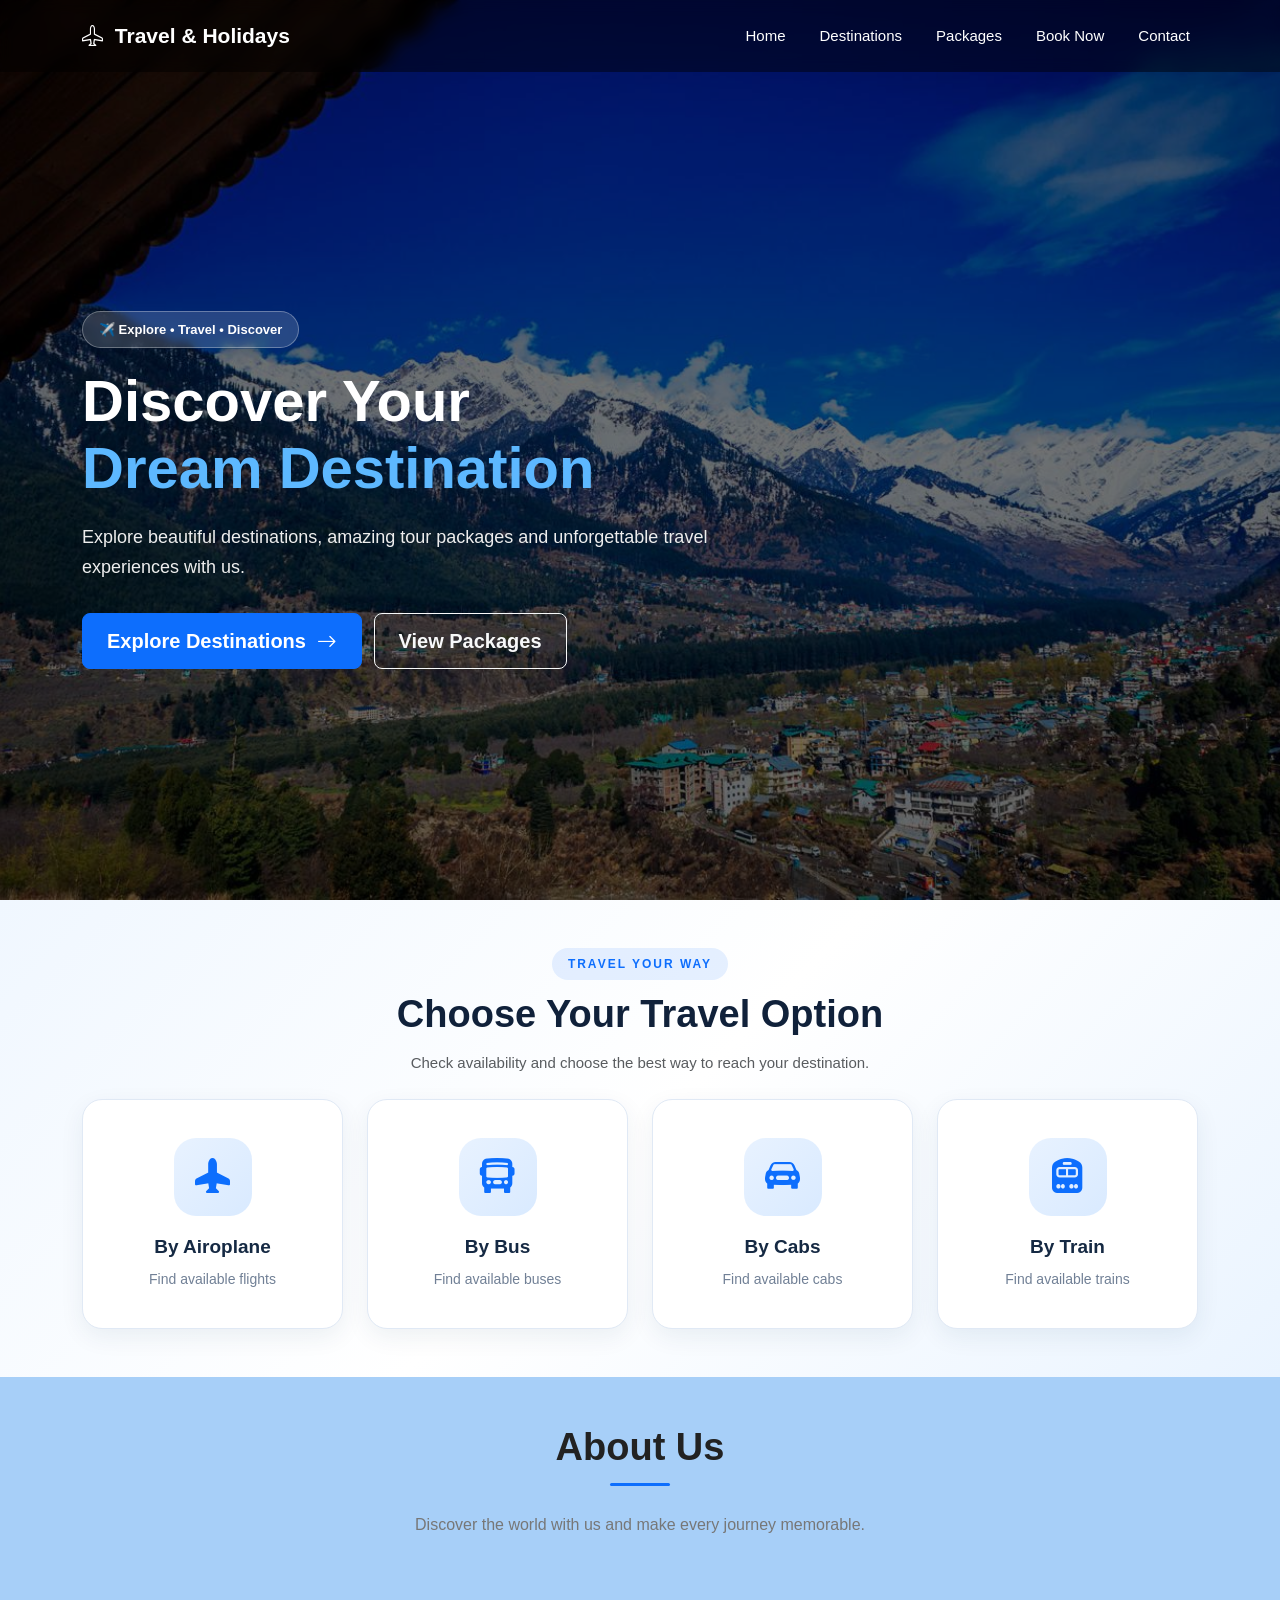
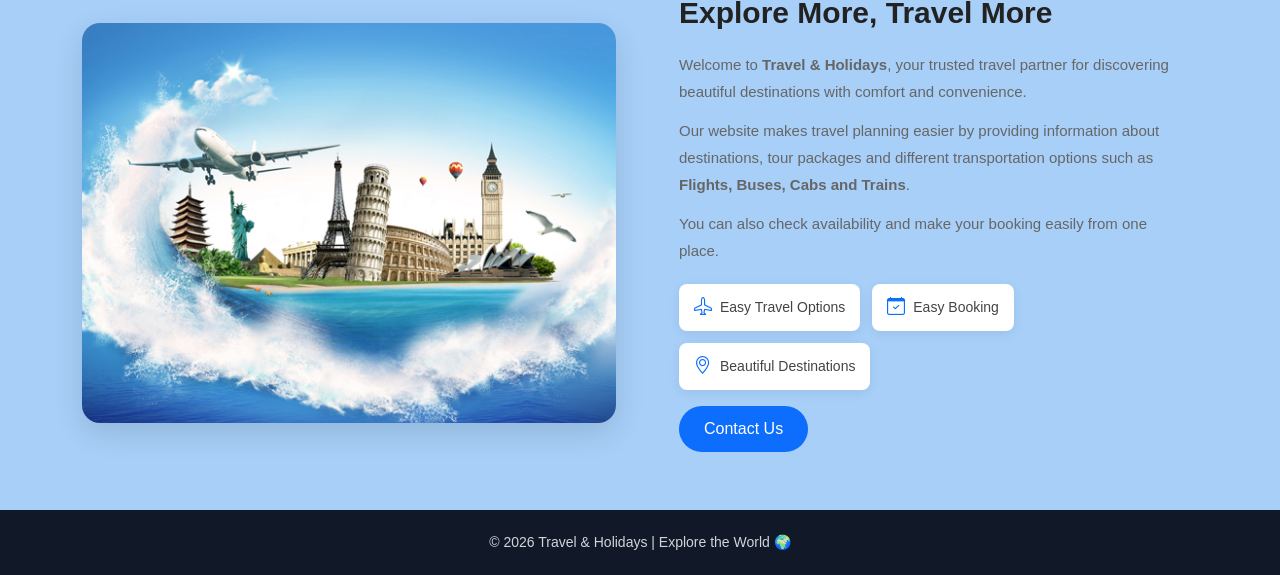
<file: index.html>
<!DOCTYPE html>
<html lang="en">

<head>
    <meta charset="UTF-8">
    <meta name="viewport" content="width=device-width, initial-scale=1.0">

    <title>Travel & Holidays</title>

    <!-- Bootstrap CSS -->
    <link
        href="https://cdn.jsdelivr.net/npm/bootstrap@5.3.3/dist/css/bootstrap.min.css"
        rel="stylesheet">

    <!-- Bootstrap Icons -->
    <link
        rel="stylesheet"
        href="https://cdn.jsdelivr.net/npm/bootstrap-icons@1.11.3/font/bootstrap-icons.min.css">

    <!-- Custom CSS -->
    <link rel="stylesheet" href="css/style.css">
    <link rel="stylesheet" href="css/travel-options.css">
    
</head>

<body>

    <!-- ================= NAVBAR ================= -->

    <nav class="navbar navbar-expand-lg navbar-dark fixed-top">

        <div class="container">

            <a class="navbar-brand fw-bold" href="index.html">
                <i class="bi bi-airplane"></i>
                Travel & Holidays
            </a>

            <button
                class="navbar-toggler"
                type="button"
                data-bs-toggle="collapse"
                data-bs-target="#navbarNav"
                aria-controls="navbarNav"
                aria-expanded="false"
                aria-label="Toggle navigation">

                <span class="navbar-toggler-icon"></span>

            </button>

            <div class="collapse navbar-collapse" id="navbarNav">

                <ul class="navbar-nav ms-auto">

                    <li class="nav-item">
                        <a class="nav-link active" href="index.html">
                            Home
                        </a>
                    </li>

                    <li class="nav-item">
                        <a class="nav-link" href="destination.html">
                            Destinations
                        </a>
                    </li>

                    <li class="nav-item">
                        <a class="nav-link" href="packages.html">
                            Packages
                        </a>
                    </li>

                    <li class="nav-item">
                        <a class="nav-link" href="book-now.html">
                            Book Now
                        </a>
                    </li>

                    <li class="nav-item">
                        <a class="nav-link" href="contact.html">
                            Contact
                        </a>
                    </li>

                </ul>

            </div>

        </div>

    </nav>


    <!-- ================= HERO SECTION ================= -->

    <section class="hero-section">

        <div class="hero-overlay"></div>

        <div class="container hero-content">

            <div class="row align-items-center">

                <div class="col-lg-8">

                    <span class="hero-badge">
                        ✈️ Explore • Travel • Discover
                    </span>

                    <h1>
                        Discover Your
                        <span>Dream Destination</span>
                    </h1>

                    <p>
                        Explore beautiful destinations, amazing tour packages
                        and unforgettable travel experiences with us.
                    </p>

                    <div class="hero-buttons">

                        <a
                            href="destination.html"
                            class="btn btn-primary btn-lg">

                            Explore Destinations
                            <i class="bi bi-arrow-right"></i>

                        </a>

                        <a
                            href="packages.html"
                            class="btn btn-outline-light btn-lg">

                            View Packages

                        </a>

                    </div>

                </div>

            </div>

        </div>

    </section>


    



    <!-- ================= TRAVEL OPTIONS ================= -->

    <section class="travel-options-section py-5">

        <div class="container">

            <div class="text-center mb-4">
                <span class="travel-section-label">TRAVEL YOUR WAY</span>
                <h2>Choose Your Travel Option</h2>
                <p class="text-muted">
                    Check availability and choose the best way to reach your destination.
                </p>
            </div>

            <div class="row g-4 justify-content-center">

                <div class="col-6 col-lg-3">
                    <button type="button" class="travel-option-card" data-travel-type="airplane">
                        <span class="travel-option-icon"><i class="bi bi-airplane-fill"></i></span>
                        <h4>By Airoplane</h4>
                        <p>Find available flights</p>
                    </button>
                </div>

                <div class="col-6 col-lg-3">
                    <button type="button" class="travel-option-card" data-travel-type="bus">
                        <span class="travel-option-icon"><i class="bi bi-bus-front-fill"></i></span>
                        <h4>By Bus</h4>
                        <p>Find available buses</p>
                    </button>
                </div>

                <div class="col-6 col-lg-3">
                    <button type="button" class="travel-option-card" data-travel-type="cab">
                        <span class="travel-option-icon"><i class="bi bi-car-front-fill"></i></span>
                        <h4>By Cabs</h4>
                        <p>Find available cabs</p>
                    </button>
                </div>

                <div class="col-6 col-lg-3">
                    <button type="button" class="travel-option-card" data-travel-type="train">
                        <span class="travel-option-icon"><i class="bi bi-train-front-fill"></i></span>
                        <h4>By Train</h4>
                        <p>Find available trains</p>
                    </button>
                </div>

            </div>

        </div>

    </section>


    <!-- ================= AVAILABILITY MODAL ================= -->

    <div class="modal fade" id="travelAvailabilityModal" tabindex="-1" aria-hidden="true">

        <div class="modal-dialog modal-lg modal-dialog-centered">

            <div class="modal-content travel-modal-content">

                <div class="modal-header">
                    <div>
                        <span class="travel-section-label" id="travelModalLabel">TRAVEL OPTIONS</span>
                        <h4 class="modal-title" id="travelModalTitle">Check Availability</h4>
                    </div>
                    <button type="button" class="btn-close" data-bs-dismiss="modal" aria-label="Close"></button>
                </div>

                <div class="modal-body">

                    <form id="travelSearchForm" class="travel-search-form">

                        <div class="row g-3">

                            <div class="col-md-4">
                                <label for="travelFrom" class="form-label">From</label>
                                <input type="text" class="form-control" id="travelFrom" placeholder="e.g. Pune" required>
                            </div>

                            <div class="col-md-4">
                                <label for="travelTo" class="form-label">To</label>
                                <input type="text" class="form-control" id="travelTo" placeholder="e.g. Delhi" required>
                            </div>

                            <div class="col-md-4">
                                <label for="travelDateSearch" class="form-label">Travel Date</label>
                                <input type="date" class="form-control" id="travelDateSearch" required>
                            </div>

                        </div>

                        <div class="text-center mt-4">
                            <button type="submit" class="btn btn-primary px-4">
                                <i class="bi bi-search me-1"></i> Check Availability
                            </button>
                        </div>

                    </form>

                    <div id="travelResults" class="travel-results mt-4"></div>

                </div>

            </div>

        </div>

    </div>


<!-- about us -->
<section id="about" class="about-section py-5">
    <div class="container">

        <div class="text-center mb-5">
            <h2 class="about-title">About Us</h2>
            <p class="about-subtitle">
                Discover the world with us and make every journey memorable.
            </p>
        </div>

        <div class="row align-items-center g-5">

            <!-- Image -->
            <div class="col-lg-6">
                <div class="about-image">
                    <img src="images/aboutus.jpg"
                         alt="Travel and Holidays"
                         class="img-fluid">
                </div>
            </div>

            <!-- Content -->
            <div class="col-lg-6">
                <div class="about-content">

                    <h3>Explore More, Travel More</h3>

                    <p>
                        Welcome to <strong>Travel & Holidays</strong>, your trusted
                        travel partner for discovering beautiful destinations
                        with comfort and convenience.
                    </p>

                    <p>
                        Our website makes travel planning easier by providing
                        information about destinations, tour packages and
                        different transportation options such as
                        <strong>Flights, Buses, Cabs and Trains</strong>.
                    </p>

                    <p>
                        You can also check availability and make your booking
                        easily from one place.
                    </p>

                    <div class="about-features">
                        <div>
                            <i class="bi bi-airplane"></i>
                            <span>Easy Travel Options</span>
                        </div>

                        <div>
                            <i class="bi bi-calendar-check"></i>
                            <span>Easy Booking</span>
                        </div>

                        <div>
                            <i class="bi bi-geo-alt"></i>
                            <span>Beautiful Destinations</span>
                        </div>
                    </div>

                    <a href="contact.html" class="btn about-btn mt-3">
                        Contact Us
                    </a>

                </div>
            </div>

        </div>
    </div>
</section>







    <!-- ================= FOOTER ================= -->

    <footer class="simple-footer">

        <p>
            © 2026 Travel & Holidays | Explore the World 🌍
        </p>

    </footer>



    <!-- Bootstrap JS -->

    <script
        src="https://cdn.jsdelivr.net/npm/bootstrap@5.3.3/dist/js/bootstrap.bundle.min.js">
    </script>


    <!-- Custom JS -->

    <script src="js/script.js"></script>
    <script src="js/travel-options.js"></script>

</body>

</html>
</file>
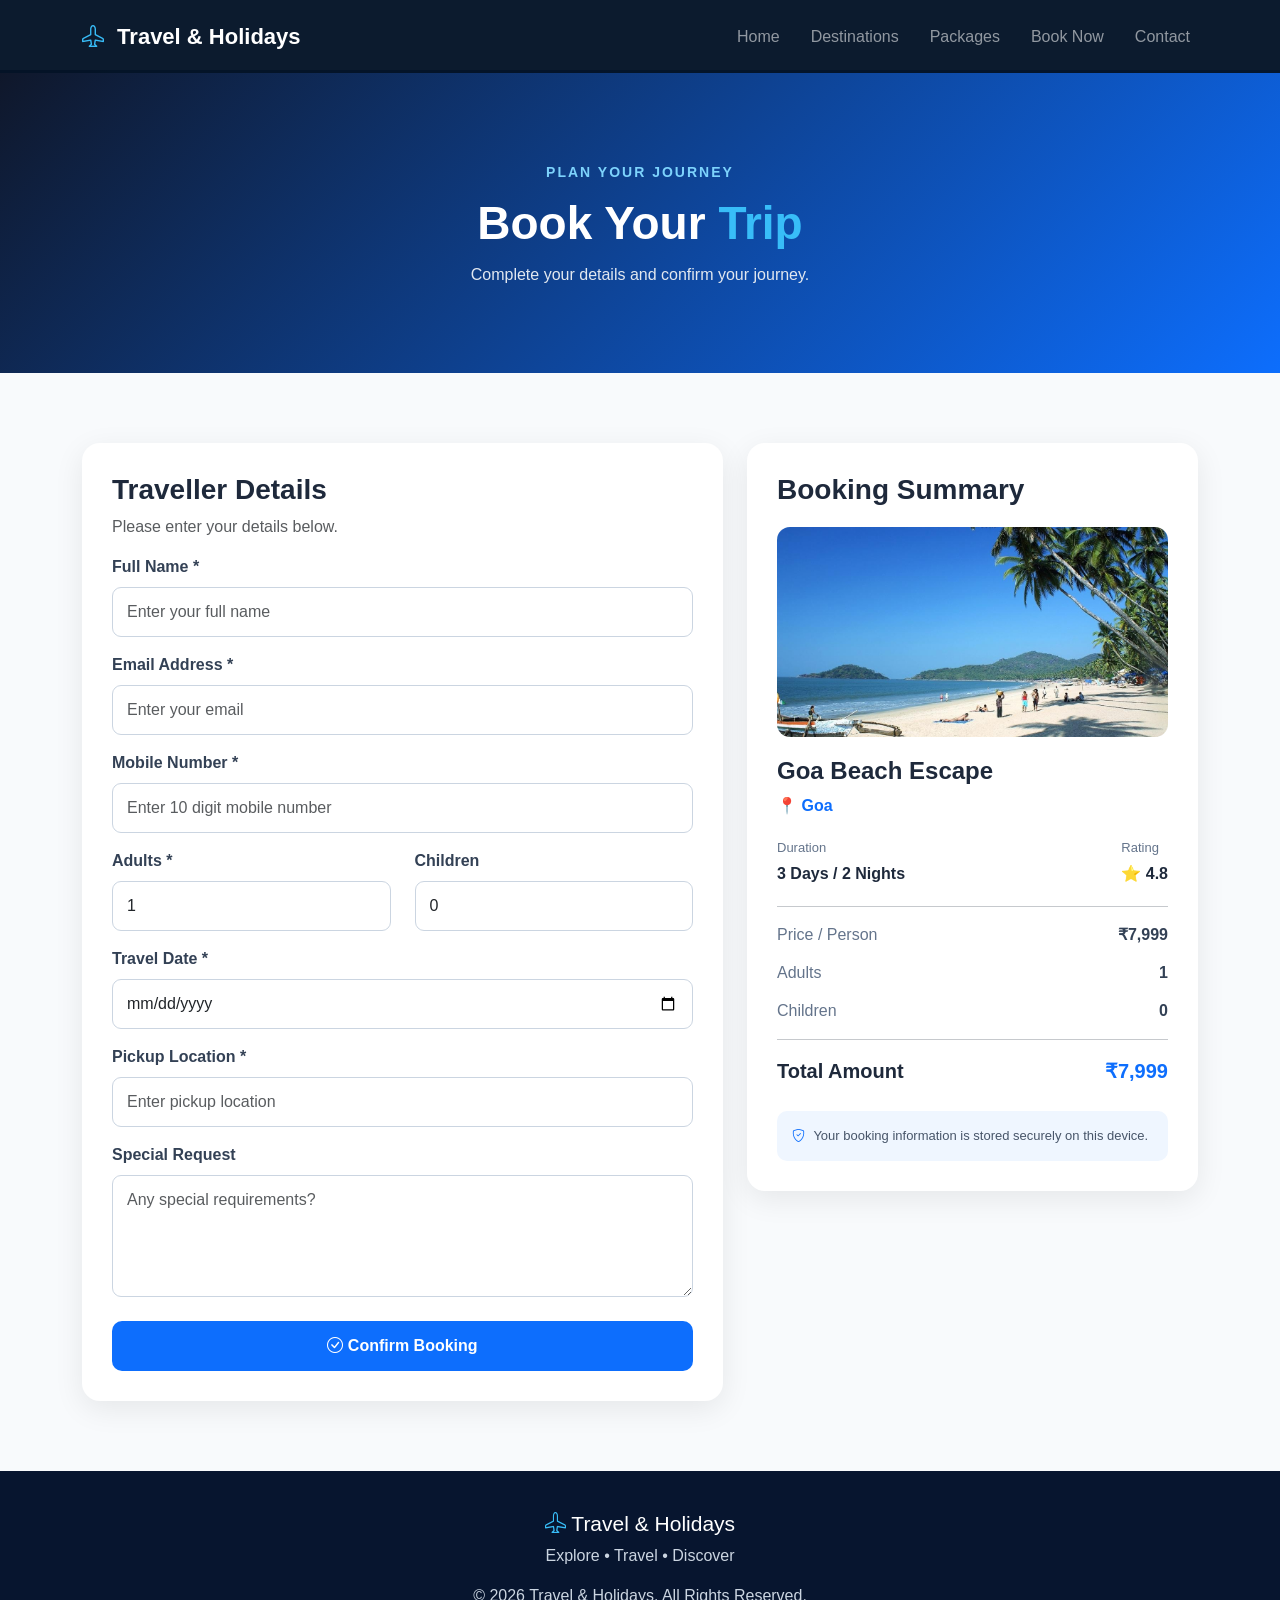
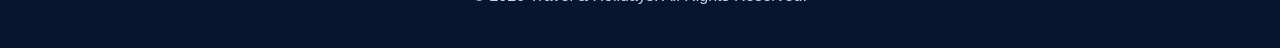
<file: book-now.html>
<!DOCTYPE html><html lang="en"><head><meta charset="UTF-8">

<meta name="viewport"
      content="width=device-width, initial-scale=1.0">

<title>Travel & Holidays | Book Now</title>


<!-- Bootstrap -->

<link
    href="https://cdn.jsdelivr.net/npm/bootstrap@5.3.3/dist/css/bootstrap.min.css"
    rel="stylesheet">


<!-- Bootstrap Icons -->

<link
    rel="stylesheet"
    href="https://cdn.jsdelivr.net/npm/bootstrap-icons@1.11.3/font/bootstrap-icons.min.css">


<!-- Custom CSS -->

<link rel="stylesheet"
      href="css/book-now.css">

</head>
<body>
    <!-- ================= NAVBAR ================= -->
    <nav class="navbar navbar-expand-lg navbar-dark fixed-top">
        <div class="container">

    <a class="navbar-brand fw-bold"
       href="index.html">

        <i class="bi bi-airplane"></i>

        Travel & Holidays

    </a>


    <button
        class="navbar-toggler"
        type="button"
        data-bs-toggle="collapse"
        data-bs-target="#navbarNav">

        <span class="navbar-toggler-icon"></span>

    </button>


    <div class="collapse navbar-collapse"
         id="navbarNav">

        <ul class="navbar-nav ms-auto">

            <li class="nav-item">

                <a class="nav-link"
                   href="index.html">

                    Home

                </a>

            </li>


            <li class="nav-item">

                <a class="nav-link"
                   href="destination.html">

                    Destinations

                </a>

            </li>


            <li class="nav-item">

                <a class="nav-link"
                   href="packages.html">

                    Packages

                </a>

            </li>


            <li class="nav-item">

                <a class="nav-link"
                   href="book-now.html">

                Book Now

                </a>

            </li>


            <li class="nav-item">

                <a class="nav-link"
                   href="contact.html">

                    Contact

                </a>

            </li>

        </ul>

    </div>

</div>

</nav><!-- ================= PAGE HEADER ================= --><section class="page-header"><div class="container text-center">

    <span>
        PLAN YOUR JOURNEY
    </span>

    <h1>
        Book Your <strong>Trip</strong>
    </h1>

    <p>
        Complete your details and confirm your journey.
    </p>

</div>

</section><!-- ================= BOOKING SECTION ================= --><section class="booking-section"><div class="container">

    <div class="row g-4">


        <!-- ================= FORM ================= -->

        <div class="col-lg-7">

            <div class="booking-card">

                <h3>
                    Traveller Details
                </h3>

                <p class="text-muted">
                    Please enter your details below.
                </p>


                <form id="bookingForm">


                    <!-- Full Name -->

                    <div class="mb-3">

                        <label class="form-label">
                            Full Name *
                        </label>

                        <input
                            type="text"
                            class="form-control"
                            id="fullName"
                            placeholder="Enter your full name">

                        <small
                            class="error"
                            id="nameError">
                        </small>

                    </div>



                    <!-- Email -->

                    <div class="mb-3">

                        <label class="form-label">
                            Email Address *
                        </label>

                        <input
                            type="email"
                            class="form-control"
                            id="email"
                            placeholder="Enter your email">

                        <small
                            class="error"
                            id="emailError">
                        </small>

                    </div>



                    <!-- Mobile -->

                    <div class="mb-3">

                        <label class="form-label">
                            Mobile Number *
                        </label>

                        <input
                            type="tel"
                            class="form-control"
                            id="mobile"
                            maxlength="10"
                            placeholder="Enter 10 digit mobile number">

                        <small
                            class="error"
                            id="mobileError">
                        </small>

                    </div>



                    <div class="row">


                        <!-- Adults -->

                        <div class="col-md-6 mb-3">

                            <label class="form-label">
                                Adults *
                            </label>

                            <input
                                type="number"
                                class="form-control"
                                id="adults"
                                min="1"
                                value="1">

                        </div>



                        <!-- Children -->

                        <div class="col-md-6 mb-3">

                            <label class="form-label">
                                Children
                            </label>

                            <input
                                type="number"
                                class="form-control"
                                id="children"
                                min="0"
                                value="0">

                        </div>

                    </div>



                    <!-- Travel Date -->

                    <div class="mb-3">

                        <label class="form-label">
                            Travel Date *
                        </label>

                        <input
                            type="date"
                            class="form-control"
                            id="travelDate">

                        <small
                            class="error"
                            id="dateError">
                        </small>

                    </div>



                    <!-- Pickup Location -->

                    <div class="mb-3">

                        <label class="form-label">
                            Pickup Location *
                        </label>

                        <input
                            type="text"
                            class="form-control"
                            id="pickup"
                            placeholder="Enter pickup location">

                        <small
                            class="error"
                            id="pickupError">
                        </small>

                    </div>



                    <!-- Special Request -->

                    <div class="mb-4">

                        <label class="form-label">
                            Special Request
                        </label>

                        <textarea
                            class="form-control"
                            id="specialRequest"
                            rows="4"
                            placeholder="Any special requirements?"></textarea>

                    </div>



                    <button
                        type="submit"
                        class="btn confirm-btn w-100">

                        <i class="bi bi-check-circle"></i>

                        Confirm Booking

                    </button>


                </form>

            </div>

        </div>



        <!-- ================= SUMMARY ================= -->

        <div class="col-lg-5">

            <div class="summary-card">

                <h3>
                    Booking Summary
                </h3>


                <div class="summary-image">

                    <img
                        id="summaryImage"
                        src="images/goa.jpg"
                        alt="Package">

                </div>


                <h4 id="summaryName">
                    Goa Beach Escape
                </h4>


                <p class="location"
                   id="summaryLocation">

                    📍 Goa

                </p>


                <div class="summary-info">

                    <div>

                        <span>
                            Duration
                        </span>

                        <strong id="summaryDuration">
                            3 Days / 2 Nights
                        </strong>

                    </div>


                    <div>

                        <span>
                            Rating
                        </span>

                        <strong id="summaryRating">
                            ⭐ 4.8
                        </strong>

                    </div>

                </div>


                <hr>


                <div class="price-row">

                    <span>
                        Price / Person
                    </span>

                    <strong id="pricePerPerson">
                        ₹7,999
                    </strong>

                </div>


                <div class="price-row">

                    <span>
                        Adults
                    </span>

                    <strong id="adultCount">
                        1
                    </strong>

                </div>


                <div class="price-row">

                    <span>
                        Children
                    </span>

                    <strong id="childCount">
                        0
                    </strong>

                </div>


                <hr>


                <div class="total-row">

                    <span>
                        Total Amount
                    </span>

                    <strong id="totalAmount">
                        ₹7,999
                    </strong>

                </div>


                <div class="secure-box">

                    <i class="bi bi-shield-check"></i>

                    Your booking information is
                    stored securely on this device.

                </div>

            </div>

        </div>


    </div>

</div>

</section><!-- ================= SUCCESS MODAL ================= --><div class="modal fade"
     id="successModal"
     tabindex="-1"><div class="modal-dialog modal-dialog-centered">

    <div class="modal-content success-modal">

        <div class="modal-body text-center">

            <div class="success-icon">

                <i class="bi bi-check-lg"></i>

            </div>


            <h2>
                Booking Confirmed!
            </h2>


            <p>
                Thank you for booking with
                Travel & Holidays.
            </p>


            <div class="booking-id-box">

                <span>
                    Booking ID
                </span>

                <strong id="bookingId">
                    TH000000
                </strong>

            </div>


            <div class="confirmation-details">

                <p>
                    <strong>Package:</strong>

                    <span id="confirmPackage"></span>
                </p>

                <p>
                    <strong>Travel Date:</strong>

                    <span id="confirmDate"></span>
                </p>

                <p>
                    <strong>Travellers:</strong>

                    <span id="confirmTravellers"></span>
                </p>

                <p>
                    <strong>Total:</strong>

                    <span id="confirmTotal"></span>
                </p>

            </div>


            <button
                type="button"
                class="btn btn-primary"
                data-bs-dismiss="modal">

                Done

            </button>

        </div>

    </div>

</div>

</div><!-- ================= FOOTER ================= --><footer class="footer"><div class="container text-center">

    <h5>

        <i class="bi bi-airplane"></i>

        Travel & Holidays

    </h5>

    <p>
        Explore • Travel • Discover
    </p>

    <p class="mb-0">
        © 2026 Travel & Holidays.
        All Rights Reserved.
    </p>

</div>
</footer><!-- Bootstrap JS --><script
    src="https://cdn.jsdelivr.net/npm/bootstrap@5.3.3/dist/js/bootstrap.bundle.min.js">
</script><!-- Custom JS --><script src="js/book-now.js"></script></body></html>
</file>
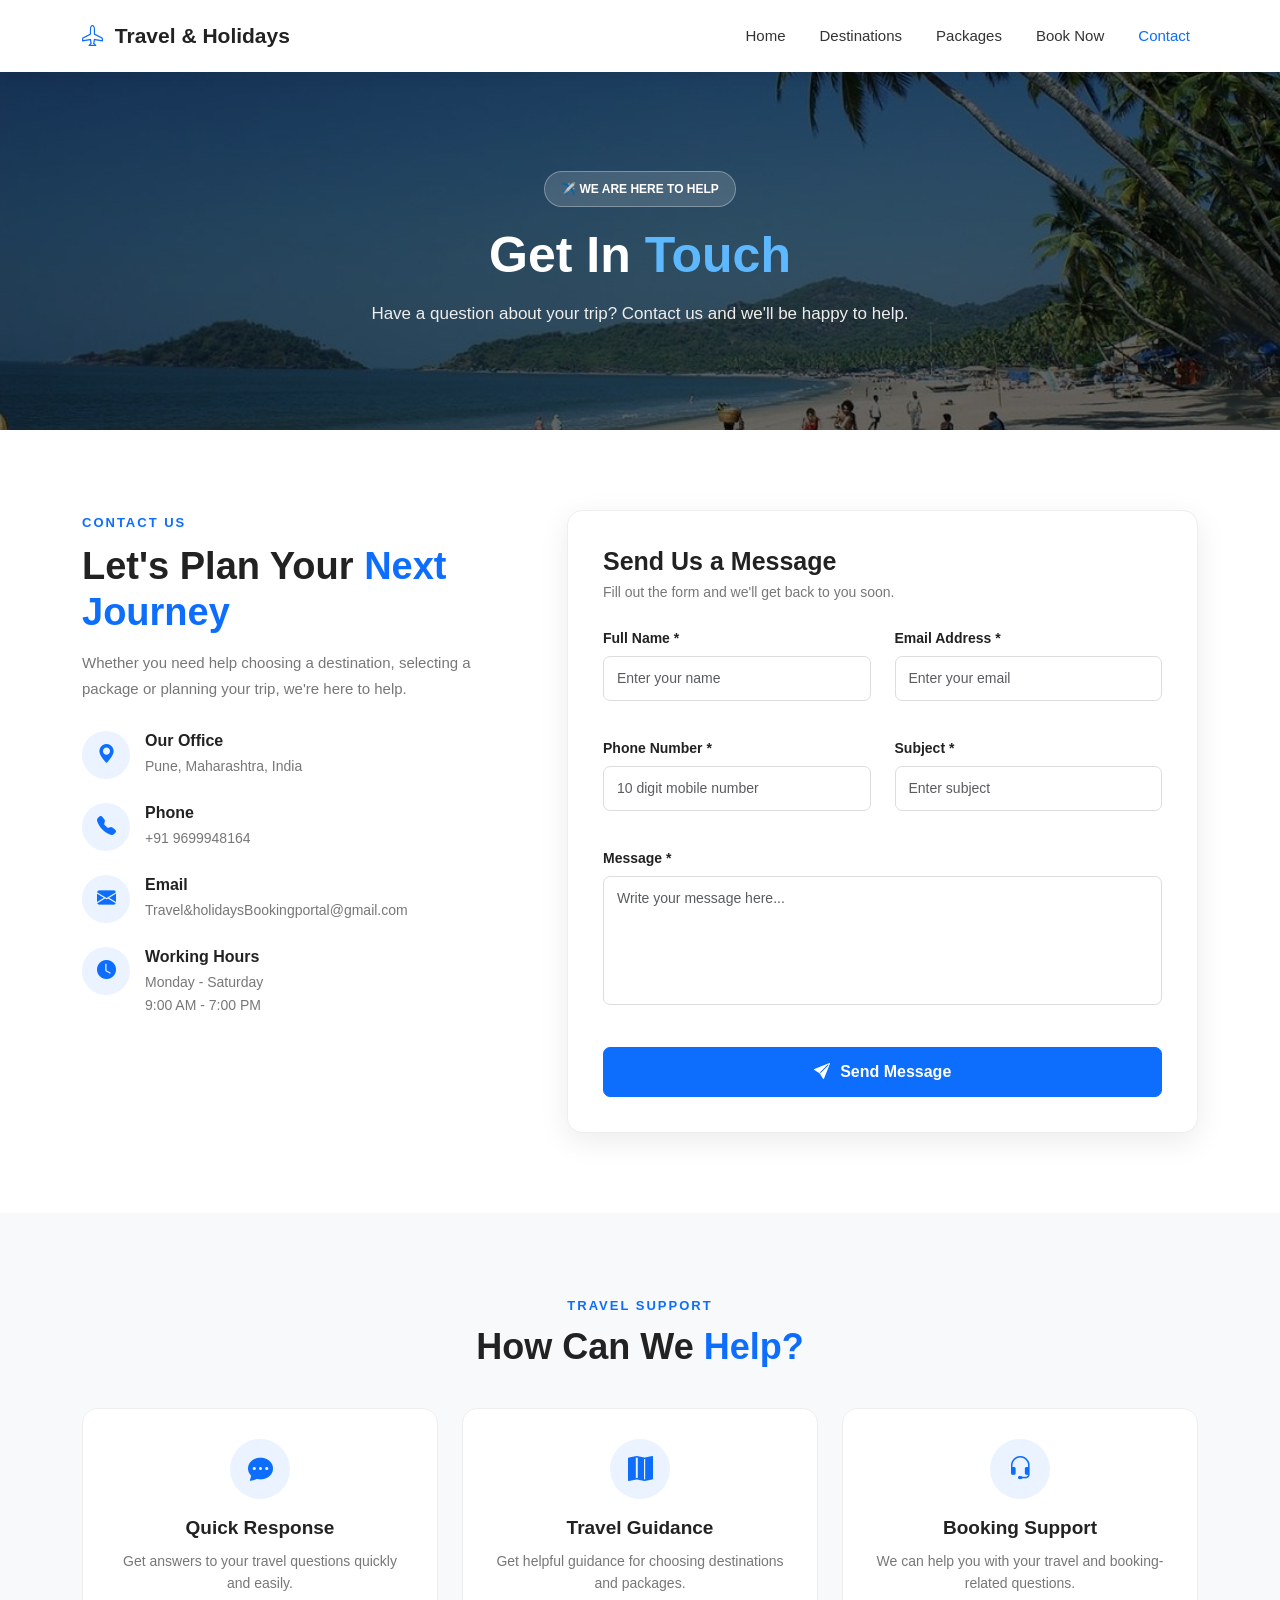
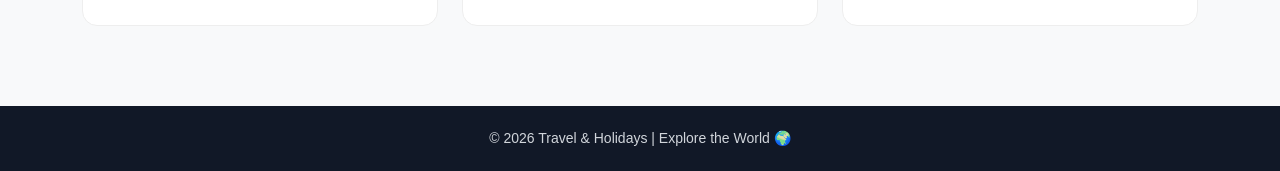
<file: contact.html>
<!DOCTYPE html>
<html lang="en">

<head>

    <meta charset="UTF-8">

    <meta name="viewport" content="width=device-width, initial-scale=1.0">

    <title>Contact Us | Travel & Holidays</title>

    <!-- Bootstrap CSS -->
    <link
        href="https://cdn.jsdelivr.net/npm/bootstrap@5.3.3/dist/css/bootstrap.min.css"
        rel="stylesheet">

    <!-- Bootstrap Icons -->
    <link
        rel="stylesheet"
        href="https://cdn.jsdelivr.net/npm/bootstrap-icons@1.11.3/font/bootstrap-icons.min.css">

    <!-- Contact CSS -->
    <link rel="stylesheet" href="css/contact.css">

</head>

<body>


    <!-- ================= NAVBAR ================= -->

    <nav class="navbar navbar-expand-lg navbar-dark fixed-top">

        <div class="container">

            <a class="navbar-brand fw-bold" href="index.html">

                <i class="bi bi-airplane"></i>

                Travel & Holidays

            </a>


            <button
                class="navbar-toggler"
                type="button"
                data-bs-toggle="collapse"
                data-bs-target="#navbarNav">

                <span class="navbar-toggler-icon"></span>

            </button>


            <div class="collapse navbar-collapse" id="navbarNav">

                <ul class="navbar-nav ms-auto">

                    <li class="nav-item">

                        <a class="nav-link"
                           href="index.html">

                            Home

                        </a>

                    </li>


                    <li class="nav-item">

                        <a class="nav-link"
                           href="destination.html">

                            Destinations

                        </a>

                    </li>


                    <li class="nav-item">

                        <a class="nav-link"
                           href="packages.html">

                            Packages

                        </a>

                    </li>


                    <li class="nav-item">

                        <a class="nav-link"
                           href="book-now.html">

                            Book Now

                        </a>

                    </li>


                    <li class="nav-item">

                        <a class="nav-link active"
                           href="contact.html">

                            Contact

                        </a>

                    </li>

                </ul>

            </div>

        </div>

    </nav>



    <!-- ================= CONTACT HERO ================= -->

    <section class="contact-hero">

        <div class="contact-overlay"></div>

        <div class="container">

            <div class="contact-hero-content text-center">

                <span class="hero-badge">
                    ✈️ WE ARE HERE TO HELP
                </span>

                <h1>
                    Get In <span>Touch</span>
                </h1>

                <p>
                    Have a question about your trip?
                    Contact us and we'll be happy to help.
                </p>

            </div>

        </div>

    </section>



    <!-- ================= CONTACT SECTION ================= -->

    <section class="contact-section">

        <div class="container">

            <div class="row g-5">


                <!-- ================= CONTACT INFO ================= -->

                <div class="col-lg-5">

                    <div class="contact-info">

                        <span class="small-title">
                            CONTACT US
                        </span>

                        <h2>
                            Let's Plan Your
                            <span>Next Journey</span>
                        </h2>

                        <p class="info-text">
                            Whether you need help choosing a destination,
                            selecting a package or planning your trip,
                            we're here to help.
                        </p>


                        <!-- Address -->

                        <div class="info-item">

                            <div class="info-icon">

                                <i class="bi bi-geo-alt-fill"></i>

                            </div>

                            <div>

                                <h5>Our Office</h5>

                                <p>
                                    Pune, Maharashtra, India
                                </p>

                            </div>

                        </div>


                        <!-- Phone -->

                        <div class="info-item">

                            <div class="info-icon">

                                <i class="bi bi-telephone-fill"></i>

                            </div>

                            <div>

                                <h5>Phone</h5>

                                <p>
                                    +91 9699948164
                                </p>

                            </div>

                        </div>


                        <!-- Email -->

                        <div class="info-item">

                            <div class="info-icon">

                                <i class="bi bi-envelope-fill"></i>

                            </div>

                            <div>

                                <h5>Email</h5>

                                <p>
                                    Travel&holidaysBookingportal@gmail.com
                                </p>

                            </div>

                        </div>


                        <!-- Working Hours -->

                        <div class="info-item">

                            <div class="info-icon">

                                <i class="bi bi-clock-fill"></i>

                            </div>

                            <div>

                                <h5>Working Hours</h5>

                                <p>
                                    Monday - Saturday
                                    <br>
                                    9:00 AM - 7:00 PM
                                </p>

                            </div>

                        </div>

                    </div>

                </div>



                <!-- ================= CONTACT FORM ================= -->

                <div class="col-lg-7">

                    <div class="contact-form-card">

                        <div class="form-heading">

                            <h3>
                                Send Us a Message
                            </h3>

                            <p>
                                Fill out the form and we'll get back
                                to you soon.
                            </p>

                        </div>


                        <!-- Success Message -->

                        <div
                            id="successMessage"
                            class="alert alert-success"
                            style="display: none;">

                            <i class="bi bi-check-circle-fill"></i>

                            Thank you! Your message has been sent
                            successfully.

                        </div>


                        <!-- Contact Form -->

                        <form id="contactForm">


                            <!-- Name + Email -->

                            <div class="row">

                                <div class="col-md-6 mb-3">

                                    <label for="name">
                                        Full Name *
                                    </label>

                                    <input
                                        type="text"
                                        id="name"
                                        class="form-control"
                                        placeholder="Enter your name">

                                    <small
                                        class="error-message"
                                        id="nameError">
                                    </small>

                                </div>


                                <div class="col-md-6 mb-3">

                                    <label for="email">
                                        Email Address *
                                    </label>

                                    <input
                                        type="email"
                                        id="email"
                                        class="form-control"
                                        placeholder="Enter your email">

                                    <small
                                        class="error-message"
                                        id="emailError">
                                    </small>

                                </div>

                            </div>



                            <!-- Phone + Subject -->

                            <div class="row">

                                <div class="col-md-6 mb-3">

                                    <label for="phone">
                                        Phone Number *
                                    </label>

                                    <input
                                        type="tel"
                                        id="phone"
                                        class="form-control"
                                        placeholder="10 digit mobile number"
                                        maxlength="10">

                                    <small
                                        class="error-message"
                                        id="phoneError">
                                    </small>

                                </div>


                                <div class="col-md-6 mb-3">

                                    <label for="subject">
                                        Subject *
                                    </label>

                                    <input
                                        type="text"
                                        id="subject"
                                        class="form-control"
                                        placeholder="Enter subject">

                                    <small
                                        class="error-message"
                                        id="subjectError">
                                    </small>

                                </div>

                            </div>



                            <!-- Message -->

                            <div class="mb-3">

                                <label for="message">
                                    Message *
                                </label>

                                <textarea
                                    id="message"
                                    class="form-control"
                                    rows="5"
                                    placeholder="Write your message here..."></textarea>

                                <small
                                    class="error-message"
                                    id="messageError">
                                </small>

                            </div>



                            <!-- Submit -->

                            <button
                                type="submit"
                                class="btn btn-primary submit-btn">

                                <i class="bi bi-send-fill"></i>

                                Send Message

                            </button>


                        </form>

                    </div>

                </div>

            </div>

        </div>

    </section>



    <!-- ================= WHY CONTACT US ================= -->

    <section class="help-section">

        <div class="container">

            <div class="section-heading text-center">

                <span class="small-title">
                    TRAVEL SUPPORT
                </span>

                <h2>
                    How Can We <span>Help?</span>
                </h2>

            </div>


            <div class="row g-4">


                <div class="col-md-4">

                    <div class="help-card">

                        <div class="help-icon">

                            <i class="bi bi-chat-dots-fill"></i>

                        </div>

                        <h4>
                            Quick Response
                        </h4>

                        <p>
                            Get answers to your travel questions
                            quickly and easily.
                        </p>

                    </div>

                </div>



                <div class="col-md-4">

                    <div class="help-card">

                        <div class="help-icon">

                            <i class="bi bi-map-fill"></i>

                        </div>

                        <h4>
                            Travel Guidance
                        </h4>

                        <p>
                            Get helpful guidance for choosing
                            destinations and packages.
                        </p>

                    </div>

                </div>



                <div class="col-md-4">

                    <div class="help-card">

                        <div class="help-icon">

                            <i class="bi bi-headset"></i>

                        </div>

                        <h4>
                            Booking Support
                        </h4>

                        <p>
                            We can help you with your travel
                            and booking-related questions.
                        </p>

                    </div>

                </div>


            </div>

        </div>

    </section>



    <!-- ================= FOOTER ================= -->

    <footer class="simple-footer">

        <p>
            © 2026 Travel & Holidays | Explore the World 🌍
        </p>

    </footer>



    <!-- Bootstrap JS -->

    <script
        src="https://cdn.jsdelivr.net/npm/bootstrap@5.3.3/dist/js/bootstrap.bundle.min.js">
    </script>


    <!-- Contact JS -->

    <script src="js/contact.js"></script>

</body>

</html>
</file>
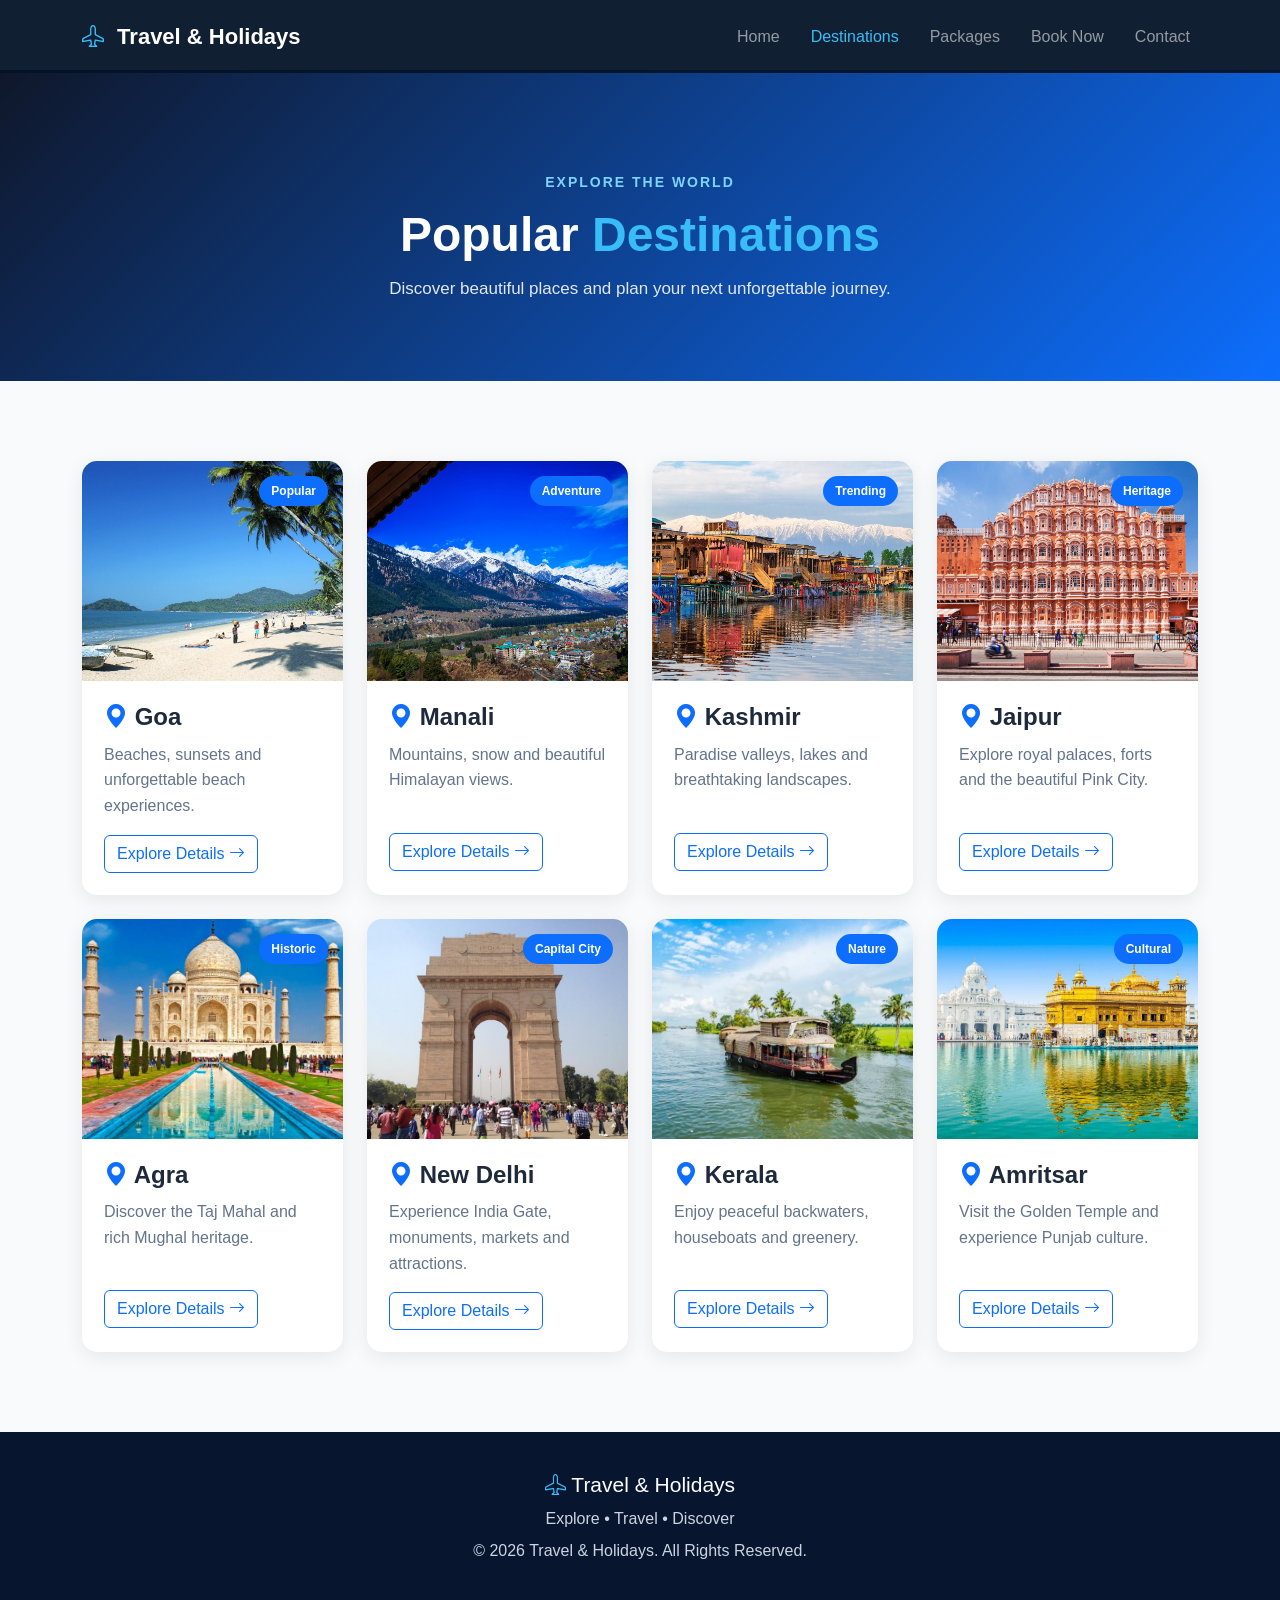
<file: destination.html>
<!DOCTYPE html><html lang="en"><head><meta charset="UTF-8">

<meta name="viewport"
      content="width=device-width, initial-scale=1.0">

<title>Travel & Holidays | Destinations</title>


<!-- Bootstrap CSS -->

<link
    href="https://cdn.jsdelivr.net/npm/bootstrap@5.3.3/dist/css/bootstrap.min.css"
    rel="stylesheet">


<!-- Bootstrap Icons -->

<link
    rel="stylesheet"
    href="https://cdn.jsdelivr.net/npm/bootstrap-icons@1.11.3/font/bootstrap-icons.min.css">


<!-- Custom CSS -->

<link rel="stylesheet" href="css/destination.css">

</head><body><!-- =====================================================
                         NAVBAR
===================================================== -->
      <nav class="navbar navbar-expand-lg navbar-dark fixed-top"><div class="container">


    <a class="navbar-brand fw-bold"
       href="index.html">

        <i class="bi bi-airplane"></i>

        Travel & Holidays

    </a>


    <button
        class="navbar-toggler"
        type="button"
        data-bs-toggle="collapse"
        data-bs-target="#navbarNav">

        <span class="navbar-toggler-icon"></span>

    </button>


    <div class="collapse navbar-collapse"
         id="navbarNav">

        <ul class="navbar-nav ms-auto">


            <li class="nav-item">

                <a class="nav-link"
                   href="index.html">

                    Home

                </a>

            </li>


            <li class="nav-item">

                <a class="nav-link active"
                   href="destination.html">

                    Destinations

                </a>

            </li>


            <li class="nav-item">

                <a class="nav-link"
                   href="packages.html">

                    Packages

                </a>

            </li>


            <li class="nav-item">

                <a class="nav-link"
                   href="book-now.html">

                    Book Now

                </a>

            </li>


            <li class="nav-item">

                <a class="nav-link"
                   href="contact.html">

                    Contact

                </a>

            </li>


        </ul>

    </div>

</div>

</nav><!-- =====================================================
                     PAGE HEADER
===================================================== -->



<section class="page-header"><div class="container text-center">


    <span>
        EXPLORE THE WORLD
    </span>


    <h1>

        Popular
        <strong>Destinations</strong>

    </h1>


    <p>

        Discover beautiful places and plan your
        next unforgettable journey.

    </p>


</div>

</section><!-- =====================================================
                  DESTINATION SECTION
===================================================== --><section class="destination-section"><div class="container">


    <div class="row g-4">


        <!-- ================= GOA ================= -->

        <div class="col-md-6 col-lg-3">

            <div class="destination-card">


                <div class="destination-image">

                    <img
                        src="images/goa.jpg"
                        alt="Goa">

                    <span class="destination-badge">
                        Popular
                    </span>

                </div>


                <div class="destination-content">

                    <h4>

                        <i class="bi bi-geo-alt-fill"></i>

                        Goa

                    </h4>


                    <p>

                        Beaches, sunsets and unforgettable
                        beach experiences.

                    </p>


                    <button
                        class="btn btn-outline-primary"
                        onclick="showDestination('Goa')">

                        Explore Details

                        <i class="bi bi-arrow-right"></i>

                    </button>


                </div>

            </div>

        </div>



        <!-- ================= MANALI ================= -->

        <div class="col-md-6 col-lg-3">

            <div class="destination-card">


                <div class="destination-image">

                    <img
                        src="images/Manali.jpg"
                        alt="Manali">

                    <span class="destination-badge">
                        Adventure
                    </span>

                </div>


                <div class="destination-content">

                    <h4>

                        <i class="bi bi-geo-alt-fill"></i>

                        Manali

                    </h4>


                    <p>

                        Mountains, snow and beautiful
                        Himalayan views.

                    </p>


                    <button
                        class="btn btn-outline-primary"
                        onclick="showDestination('Manali')">

                        Explore Details

                        <i class="bi bi-arrow-right"></i>

                    </button>


                </div>

            </div>

        </div>



        <!-- ================= KASHMIR ================= -->

        <div class="col-md-6 col-lg-3">

            <div class="destination-card">


                <div class="destination-image">

                    <img
                        src="images/kashmir.jpg"
                        alt="Kashmir">

                    <span class="destination-badge">
                        Trending
                    </span>

                </div>


                <div class="destination-content">

                    <h4>

                        <i class="bi bi-geo-alt-fill"></i>

                        Kashmir

                    </h4>


                    <p>

                        Paradise valleys, lakes and
                        breathtaking landscapes.

                    </p>


                    <button
                        class="btn btn-outline-primary"
                        onclick="showDestination('Kashmir')">

                        Explore Details

                        <i class="bi bi-arrow-right"></i>

                    </button>


                </div>

            </div>

        </div>



        <!-- ================= JAIPUR ================= -->

        <div class="col-md-6 col-lg-3">

            <div class="destination-card">


                <div class="destination-image">

                    <img
                        src="images/jaipur.jpg"
                        alt="Jaipur">

                    <span class="destination-badge">
                        Heritage
                    </span>

                </div>


                <div class="destination-content">

                    <h4>

                        <i class="bi bi-geo-alt-fill"></i>

                        Jaipur

                    </h4>


                    <p>

                        Explore royal palaces, forts and
                        the beautiful Pink City.

                    </p>


                    <button
                        class="btn btn-outline-primary"
                        onclick="showDestination('Jaipur')">

                        Explore Details

                        <i class="bi bi-arrow-right"></i>

                    </button>


                </div>

            </div>

        </div>



        <!-- ================= AGRA ================= -->

        <div class="col-md-6 col-lg-3">

            <div class="destination-card">


                <div class="destination-image">

                    <img
                        src="images/agra.jpg"
                        alt="Agra">

                    <span class="destination-badge">
                        Historic
                    </span>

                </div>


                <div class="destination-content">

                    <h4>

                        <i class="bi bi-geo-alt-fill"></i>

                        Agra

                    </h4>


                    <p>

                        Discover the Taj Mahal and
                        rich Mughal heritage.

                    </p>


                    <button
                        class="btn btn-outline-primary"
                        onclick="showDestination('Agra')">

                        Explore Details

                        <i class="bi bi-arrow-right"></i>

                    </button>


                </div>

            </div>

        </div>



        <!-- ================= DELHI ================= -->

        <div class="col-md-6 col-lg-3">

            <div class="destination-card">


                <div class="destination-image">

                    <img
                        src="images/new-delhi.jpg"
                        alt="New Delhi">

                    <span class="destination-badge">
                        Capital City
                    </span>

                </div>


                <div class="destination-content">

                    <h4>

                        <i class="bi bi-geo-alt-fill"></i>

                        New Delhi

                    </h4>


                    <p>

                        Experience India Gate, monuments,
                        markets and attractions.

                    </p>


                    <button
                        class="btn btn-outline-primary"
                        onclick="showDestination('New Delhi')">

                        Explore Details

                        <i class="bi bi-arrow-right"></i>

                    </button>


                </div>

            </div>

        </div>



        <!-- ================= KERALA ================= -->

        <div class="col-md-6 col-lg-3">

            <div class="destination-card">


                <div class="destination-image">

                    <img
                        src="images/kerala-backwater.jpg"
                        alt="Kerala">

                    <span class="destination-badge">
                        Nature
                    </span>

                </div>


                <div class="destination-content">

                    <h4>

                        <i class="bi bi-geo-alt-fill"></i>

                        Kerala

                    </h4>


                    <p>

                        Enjoy peaceful backwaters,
                        houseboats and greenery.

                    </p>


                    <button
                        class="btn btn-outline-primary"
                        onclick="showDestination('Kerala')">

                        Explore Details

                        <i class="bi bi-arrow-right"></i>

                    </button>


                </div>

            </div>

        </div>



        <!-- ================= AMRITSAR ================= -->

        <div class="col-md-6 col-lg-3">

            <div class="destination-card">


                <div class="destination-image">

                    <img
                        src="images/amritsar2.jpg"
                        alt="Amritsar">

                    <span class="destination-badge">
                        Cultural
                    </span>

                </div>


                <div class="destination-content">

                    <h4>

                        <i class="bi bi-geo-alt-fill"></i>

                        Amritsar

                    </h4>


                    <p>

                        Visit the Golden Temple and
                        experience Punjab culture.

                    </p>


                    <button
                        class="btn btn-outline-primary"
                        onclick="showDestination('Amritsar')">

                        Explore Details

                        <i class="bi bi-arrow-right"></i>

                    </button>


                </div>

            </div>

        </div>


    </div>

</div>

</section><!-- =====================================================
                   DESTINATION MODAL
===================================================== --><div class="modal fade"
     id="destinationModal"
     tabindex="-1"
     aria-hidden="true"><div class="modal-dialog modal-dialog-centered">

    <div class="modal-content">


        <!-- Modal Header -->

        <div class="modal-header">

            <h5 class="modal-title"
                id="destinationTitle">

                Destination Details

            </h5>


            <button
                type="button"
                class="btn-close"
                data-bs-dismiss="modal">

            </button>

        </div>



        <!-- Modal Body -->

        <div class="modal-body">


            <div class="modal-icon">

                <i class="bi bi-geo-alt-fill"></i>

            </div>


            <h4 id="destinationName"></h4>


            <p id="destinationDescription"></p>


            <div class="destination-detail-box">


                <p>

                    <strong>
                        <i class="bi bi-calendar3"></i>
                        Best Time:
                    </strong>

                    <span id="bestTime"></span>

                </p>


                <p>

                    <strong>
                        <i class="bi bi-map"></i>
                        Places to Visit:
                    </strong>

                    <span id="placesToVisit"></span>

                </p>


            </div>

        </div>



        <!-- Modal Footer -->

        <div class="modal-footer">

            <button
                type="button"
                class="btn btn-primary"
                data-bs-dismiss="modal">

                Close

            </button>

        </div>


    </div>

</div>

</div><!-- =====================================================
                         FOOTER
===================================================== --><footer class="footer"><div class="container text-center">


    <h5>

        <i class="bi bi-airplane"></i>

        Travel & Holidays

    </h5>


    <p>

        Explore • Travel • Discover

    </p>


    <p class="mb-0">

        © 2026 Travel & Holidays.
        All Rights Reserved.

    </p>


</div>

</footer><!-- Bootstrap JS --><script
    src="https://cdn.jsdelivr.net/npm/bootstrap@5.3.3/dist/js/bootstrap.bundle.min.js">
</script><!-- Destination JavaScript --><script src="js/destination.js"></script></body></html>
</file>
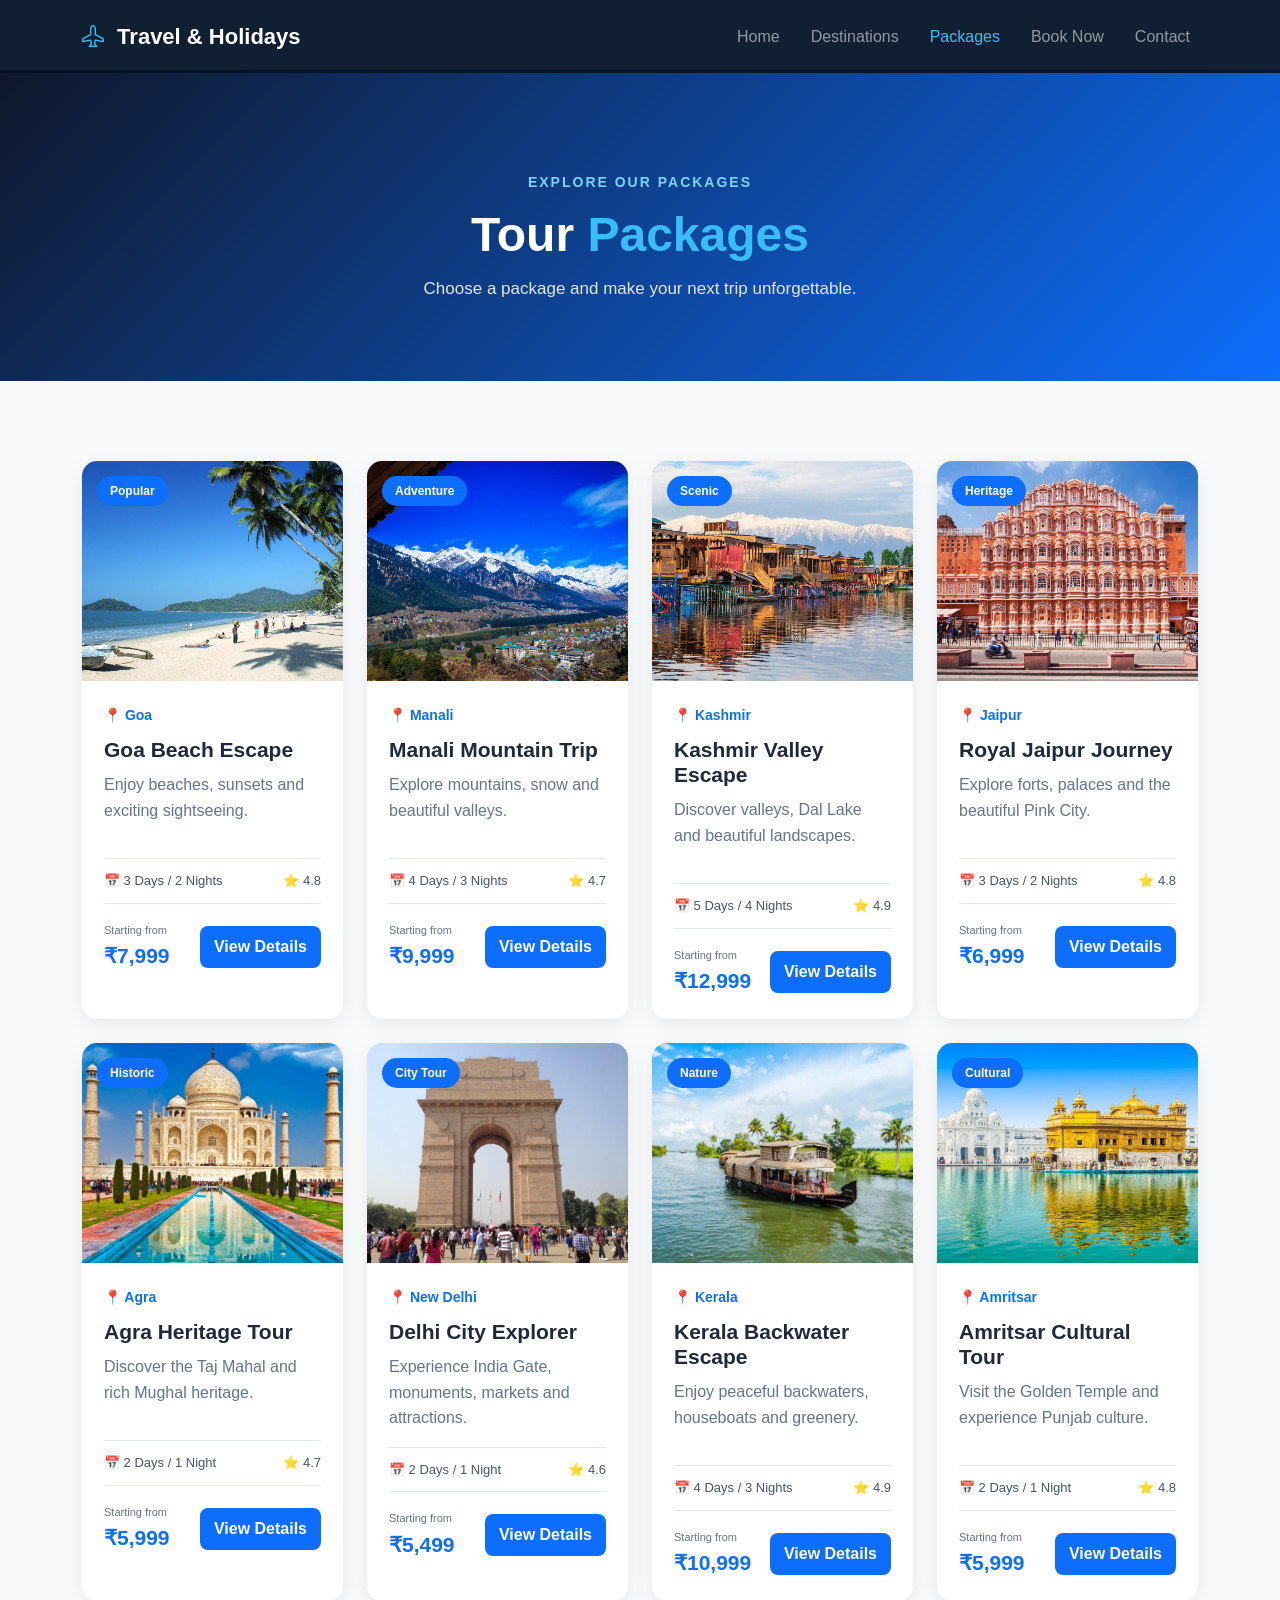
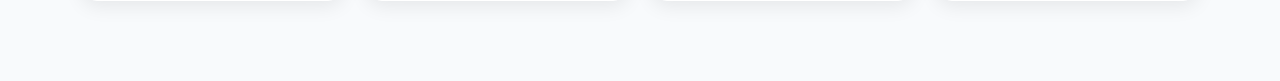
<file: packages.html>
<!DOCTYPE html>
<html lang="en">

<head>

    <meta charset="UTF-8">

    <meta name="viewport"
          content="width=device-width, initial-scale=1.0">

    <title>Travel & Holidays | Packages</title>

    <!-- Bootstrap CSS -->
    <link
        href="https://cdn.jsdelivr.net/npm/bootstrap@5.3.3/dist/css/bootstrap.min.css"
        rel="stylesheet">

    <!-- Bootstrap Icons -->
    <link
        rel="stylesheet"
        href="https://cdn.jsdelivr.net/npm/bootstrap-icons@1.11.3/font/bootstrap-icons.min.css">

    <!-- Custom CSS -->
    <link rel="stylesheet"href="css/pacakages.css">

</head>

<body>


<!-- ================= NAVBAR ================= -->

<nav class="navbar navbar-expand-lg navbar-dark fixed-top">

    <div class="container">

        <a class="navbar-brand fw-bold"
           href="index.html">

            <i class="bi bi-airplane"></i>
            Travel & Holidays

        </a>

        <button
            class="navbar-toggler"
            type="button"
            data-bs-toggle="collapse"
            data-bs-target="#navbarNav">

            <span class="navbar-toggler-icon"></span>

        </button>

        <div class="collapse navbar-collapse"
             id="navbarNav">

            <ul class="navbar-nav ms-auto">

                <li class="nav-item">
                    <a class="nav-link"
                       href="index.html">
                        Home
                    </a>
                </li>

                <li class="nav-item">
                    <a class="nav-link"
                       href="destination.html">
                        Destinations
                    </a>
                </li>

                <li class="nav-item">
                    <a class="nav-link active"
                       href="packages.html">
                        Packages
                    </a>
                </li>

                <li class="nav-item">
                    <a class="nav-link"
                       href="book-now.html">
                        Book Now
                    </a>
                </li>

                <li class="nav-item">
                    <a class="nav-link"
                       href="contact.html">
                        Contact
                    </a>
                </li>

            </ul>

        </div>

    </div>

</nav>


<!-- ================= PAGE HEADER ================= -->

<section class="page-header">

    <div class="container text-center">

        <span>EXPLORE OUR PACKAGES</span>

        <h1>
            Tour <strong>Packages</strong>
        </h1>

        <p>
            Choose a package and make your next
            trip unforgettable.
        </p>

    </div>

</section>


<!-- ================= PACKAGES ================= -->

<section class="packages-section">

    <div class="container">

        <div class="row g-4">


            <!-- GOA -->

            <div class="col-lg-3 col-md-6">

                <div class="tour-card">

                    <div class="tour-card-image">

                        <img src="images/goa.jpg"
                             alt="Goa">

                        <span class="tour-label">
                            Popular
                        </span>

                    </div>

                    <div class="tour-card-content">

                        <span class="tour-location">
                            📍 Goa
                        </span>

                        <h3>
                            Goa Beach Escape
                        </h3>

                        <p>
                            Enjoy beaches, sunsets and
                            exciting sightseeing.
                        </p>

                        <div class="tour-info">

                            <span>
                                📅 3 Days / 2 Nights
                            </span>

                            <span>
                                ⭐ 4.8
                            </span>

                        </div>

                        <div class="tour-bottom">

                            <div>
                                <small>Starting from</small>
                                <strong>₹7,999</strong>
                            </div>

                            <button
                                type="button"
                                onclick="showPackage('goa')">

                                View Details

                            </button>

                        </div>

                    </div>

                </div>

            </div>


            <!-- MANALI -->

            <div class="col-lg-3 col-md-6">

                <div class="tour-card">

                    <div class="tour-card-image">

                        <img src="images/Manali.jpg"
                             alt="Manali">

                        <span class="tour-label">
                            Adventure
                        </span>

                    </div>

                    <div class="tour-card-content">

                        <span class="tour-location">
                            📍 Manali
                        </span>

                        <h3>
                            Manali Mountain Trip
                        </h3>

                        <p>
                            Explore mountains, snow and
                            beautiful valleys.
                        </p>

                        <div class="tour-info">

                            <span>
                                📅 4 Days / 3 Nights
                            </span>

                            <span>
                                ⭐ 4.7
                            </span>

                        </div>

                        <div class="tour-bottom">

                            <div>
                                <small>Starting from</small>
                                <strong>₹9,999</strong>
                            </div>

                            <button
                                type="button"
                                onclick="showPackage('manali')">

                                View Details

                            </button>

                        </div>

                    </div>

                </div>

            </div>


            <!-- KASHMIR -->

            <div class="col-lg-3 col-md-6">

                <div class="tour-card">

                    <div class="tour-card-image">

                        <img src="images/kashmir.jpg"
                             alt="Kashmir">

                        <span class="tour-label">
                            Scenic
                        </span>

                    </div>

                    <div class="tour-card-content">

                        <span class="tour-location">
                            📍 Kashmir
                        </span>

                        <h3>
                            Kashmir Valley Escape
                        </h3>

                        <p>
                            Discover valleys, Dal Lake and
                            beautiful landscapes.
                        </p>

                        <div class="tour-info">

                            <span>
                                📅 5 Days / 4 Nights
                            </span>

                            <span>
                                ⭐ 4.9
                            </span>

                        </div>

                        <div class="tour-bottom">

                            <div>
                                <small>Starting from</small>
                                <strong>₹12,999</strong>
                            </div>

                            <button
                                type="button"
                                onclick="showPackage('kashmir')">

                                View Details

                            </button>

                        </div>

                    </div>

                </div>

            </div>


            <!-- JAIPUR -->

            <div class="col-lg-3 col-md-6">

                <div class="tour-card">

                    <div class="tour-card-image">

                        <img src="images/jaipur.jpg"
                             alt="Jaipur">

                        <span class="tour-label">
                            Heritage
                        </span>

                    </div>

                    <div class="tour-card-content">

                        <span class="tour-location">
                            📍 Jaipur
                        </span>

                        <h3>
                            Royal Jaipur Journey
                        </h3>

                        <p>
                            Explore forts, palaces and the
                            beautiful Pink City.
                        </p>

                        <div class="tour-info">

                            <span>
                                📅 3 Days / 2 Nights
                            </span>

                            <span>
                                ⭐ 4.8
                            </span>

                        </div>

                        <div class="tour-bottom">

                            <div>
                                <small>Starting from</small>
                                <strong>₹6,999</strong>
                            </div>

                            <button
                                type="button"
                                onclick="showPackage('jaipur')">

                                View Details

                            </button>

                        </div>

                    </div>

                </div>

            </div>


            <!-- AGRA -->

            <div class="col-lg-3 col-md-6">

                <div class="tour-card">

                    <div class="tour-card-image">

                        <img src="images/agra.jpg"
                             alt="Agra">

                        <span class="tour-label">
                            Historic
                        </span>

                    </div>

                    <div class="tour-card-content">

                        <span class="tour-location">
                            📍 Agra
                        </span>

                        <h3>
                            Agra Heritage Tour
                        </h3>

                        <p>
                            Discover the Taj Mahal and
                            rich Mughal heritage.
                        </p>

                        <div class="tour-info">

                            <span>
                                📅 2 Days / 1 Night
                            </span>

                            <span>
                                ⭐ 4.7
                            </span>

                        </div>

                        <div class="tour-bottom">

                            <div>
                                <small>Starting from</small>
                                <strong>₹5,999</strong>
                            </div>

                            <button
                                type="button"
                                onclick="showPackage('agra')">

                                View Details

                            </button>

                        </div>

                    </div>

                </div>

            </div>


            <!-- DELHI -->

            <div class="col-lg-3 col-md-6">

                <div class="tour-card">

                    <div class="tour-card-image">

                        <img src="images/new-delhi.jpg"
                             alt="New Delhi">

                        <span class="tour-label">
                            City Tour
                        </span>

                    </div>

                    <div class="tour-card-content">

                        <span class="tour-location">
                            📍 New Delhi
                        </span>

                        <h3>
                            Delhi City Explorer
                        </h3>

                        <p>
                            Experience India Gate, monuments,
                            markets and attractions.
                        </p>

                        <div class="tour-info">

                            <span>
                                📅 2 Days / 1 Night
                            </span>

                            <span>
                                ⭐ 4.6
                            </span>

                        </div>

                        <div class="tour-bottom">

                            <div>
                                <small>Starting from</small>
                                <strong>₹5,499</strong>
                            </div>

                            <button
                                type="button"
                                onclick="showPackage('delhi')">

                                View Details

                            </button>

                        </div>

                    </div>

                </div>

            </div>


            <!-- KERALA -->

            <div class="col-lg-3 col-md-6">

                <div class="tour-card">

                    <div class="tour-card-image">

                        <img src="images/kerala-backwater.jpg"
                             alt="Kerala">

                        <span class="tour-label">
                            Nature
                        </span>

                    </div>

                    <div class="tour-card-content">

                        <span class="tour-location">
                            📍 Kerala
                        </span>

                        <h3>
                            Kerala Backwater Escape
                        </h3>

                        <p>
                            Enjoy peaceful backwaters,
                            houseboats and greenery.
                        </p>

                        <div class="tour-info">

                            <span>
                                📅 4 Days / 3 Nights
                            </span>

                            <span>
                                ⭐ 4.9
                            </span>

                        </div>

                        <div class="tour-bottom">

                            <div>
                                <small>Starting from</small>
                                <strong>₹10,999</strong>
                            </div>

                            <button
                                type="button"
                                onclick="showPackage('kerala')">

                                View Details

                            </button>

                        </div>

                    </div>

                </div>

            </div>


            <!-- AMRITSAR -->

            <div class="col-lg-3 col-md-6">

                <div class="tour-card">

                    <div class="tour-card-image">

                        <img src="images/amritsar2.jpg"
                             alt="Amritsar">

                        <span class="tour-label">
                            Cultural
                        </span>

                    </div>

                    <div class="tour-card-content">

                        <span class="tour-location">
                            📍 Amritsar
                        </span>

                        <h3>
                            Amritsar Cultural Tour
                        </h3>

                        <p>
                            Visit the Golden Temple and
                            experience Punjab culture.
                        </p>

                        <div class="tour-info">

                            <span>
                                📅 2 Days / 1 Night
                            </span>

                            <span>
                                ⭐ 4.8
                            </span>

                        </div>

                        <div class="tour-bottom">

                            <div>
                                <small>Starting from</small>
                                <strong>₹5,999</strong>
                            </div>

                            <button
                                type="button"
                                onclick="showPackage('amritsar')">

                                View Details

                            </button>

                        </div>

                    </div>

                </div>

            </div>


        </div>

    </div>

</section>


<!-- ================= PACKAGE MODAL ================= -->

<div class="modal fade"
     id="packageModal"
     tabindex="-1"
     aria-hidden="true">

    <div class="modal-dialog modal-dialog-centered">

        <div class="modal-content">


            <div class="modal-header">

                <h5 class="modal-title"
                    id="packageTitle">

                    Package Details

                </h5>

                <button
                    type="button"
                    class="btn-close"
                    data-bs-dismiss="modal">
                </button>

            </div>


            <div class="modal-body">

                <div class="package-modal-icon">

                    <i class="bi bi-airplane-fill"></i>

                </div>

                <h4 id="packageName"></h4>

                <p id="packageDescription"></p>


                <div class="package-detail-box">

                    <p>
                        <strong>📍 Location:</strong>
                        <span id="packageLocation"></span>
                    </p>

                    <p>
                        <strong>📅 Duration:</strong>
                        <span id="packageDuration"></span>
                    </p>

                    <p>
                        <strong>⭐ Rating:</strong>
                        <span id="packageRating"></span>
                    </p>

                    <p>
                        <strong>💰 Price:</strong>
                        <span id="packagePrice"></span>
                    </p>

                </div>


                <h6 class="included-title">
                    Package Includes
                </h6>

                <ul id="packageIncludes"
                    class="includes-list">
                </ul>

            </div>


            <!-- MODAL FOOTER -->

            <div class="modal-footer">

                <a
                    href="book-now.html"
                    id="bookNowButton"
                    class="btn btn-success">

                    <i class="bi bi-calendar-check"></i>
                    Book Now

                </a>

                <button
                    type="button"
                    class="btn btn-secondary"
                    data-bs-dismiss="modal">

                    Close

                </button>

            </div>


        </div>

    </div>

</div>


<!-- Bootstrap JS -->

<script
    src="https://cdn.jsdelivr.net/npm/bootstrap@5.3.3/dist/js/bootstrap.bundle.min.js">
</script>


<!-- Packages JavaScript -->

<script src="js/packages.js"></script>


</body>

</html>
</file>
<file: css/style.css>
/* =====================================================
   GLOBAL
===================================================== */
* {
    margin: 0;
    padding: 0;
    box-sizing: border-box;
}

html {
    scroll-behavior: smooth;
}

body {
    font-family: Arial, sans-serif;
    color: #222;
    background: #ffffff;
}

a {
    text-decoration: none;
}


/* =====================================================
   NAVBAR
===================================================== */

.navbar {
    padding: 15px 0;

    background: rgba(0, 0, 0, 0.45);

    backdrop-filter: blur(8px);

    transition: all 0.3s ease;
}

.navbar.scrolled {
    background: #ffffff;

    box-shadow: 0 2px 15px rgba(0, 0, 0, 0.08);
}


/* Logo */

.navbar-brand {
    font-size: 21px;

    color: #ffffff !important;
}

.navbar-brand i {
    margin-right: 6px;
}


/* Navigation Links */

.navbar .nav-link {
    color: #ffffff !important;

    font-size: 15px;

    font-weight: 500;

    margin-left: 18px;

    transition: all 0.3s ease;
}

.navbar .nav-link:hover {
    color: #5db8ff !important;
}


/* After Scroll */

.navbar.scrolled .navbar-brand {
    color: #222 !important;
}

.navbar.scrolled .nav-link {
    color: #333 !important;
}

.navbar.scrolled .nav-link:hover,
.navbar.scrolled .nav-link.active {
    color: #0d6efd !important;
}


/* =====================================================
   HERO SECTION
===================================================== */

.hero-section {
    min-height: 100vh;

    position: relative;

    display: flex;

    align-items: center;

    background-image: url("../images/Manali.jpg");

    background-size: cover;

    background-position: center;

    background-repeat: no-repeat;
}


/* Dark Overlay */

.hero-overlay {
    position: absolute;

    top: 0;
    left: 0;
    right: 0;
    bottom: 0;

    background: rgba(0, 0, 0, 0.55);
}


/* Hero Content */

.hero-content {
    position: relative;

    z-index: 2;

    padding-top: 80px;
}


/* =====================================================
   HERO BADGE
===================================================== */

.hero-badge {
    display: inline-block;

    padding: 8px 16px;

    margin-bottom: 20px;

    color: #ffffff;

    background: rgba(255, 255, 255, 0.15);

    border: 1px solid rgba(255, 255, 255, 0.3);

    border-radius: 30px;

    font-size: 13px;

    font-weight: 600;

    backdrop-filter: blur(5px);
}


/* =====================================================
   HERO HEADING
===================================================== */

.hero-section h1 {
    color: #ffffff;

    font-size: 58px;

    line-height: 1.15;

    font-weight: 700;

    margin-bottom: 20px;
}

.hero-section h1 span {
    display: block;

    color: #5db8ff;
}


/* =====================================================
   HERO PARAGRAPH
===================================================== */

.hero-section p {
    max-width: 650px;

    color: #eeeeee;

    font-size: 18px;

    line-height: 1.7;

    margin-bottom: 30px;
}


/* =====================================================
   HERO BUTTONS
===================================================== */

.hero-buttons {
    display: flex;

    gap: 12px;

    flex-wrap: wrap;
}

.hero-buttons .btn {
    padding: 12px 24px;

    border-radius: 8px;

    font-weight: 600;

    transition: all 0.2s ease;
}

.hero-buttons .btn i {
    margin-left: 5px;
}


/* =====================================================
   PRIMARY BUTTON
===================================================== */

.btn-primary {
    background: #0d6efd;

    border-color: #0d6efd;
}

.btn-primary:hover {
    background: #084298;

    border-color: #084298;
}


/* =====================================================
   FOOTER
===================================================== */

.simple-footer {
    background: #111827;

    color: #ffffff;

    text-align: center;

    padding: 22px 15px;
}

.simple-footer p {
    margin: 0;

    font-size: 14px;

    color: #d1d5db;
}


/* =====================================================
   TABLET
===================================================== */

@media (max-width: 991px) {

    .navbar {
        background: rgba(0, 0, 0, 0.75);
    }

    .navbar .nav-link {
        margin-left: 0;

        padding: 10px 0;
    }

    .hero-section h1 {
        font-size: 46px;
    }

    .hero-section p {
        font-size: 16px;
    }

}


/* =====================================================
   MOBILE
===================================================== */

@media (max-width: 767px) {

    .hero-section {
        min-height: 90vh;
    }

    .hero-content {
        padding-top: 70px;
    }

    .hero-section h1 {
        font-size: 38px;
    }

    .hero-section p {
        font-size: 15px;

        line-height: 1.6;
    }

    .hero-badge {
        font-size: 11px;

        padding: 7px 13px;
    }

    .hero-buttons {
        flex-direction: column;

        align-items: flex-start;
    }

    .hero-buttons .btn {
        width: auto;
    }

}


/* =====================================================
   SMALL MOBILE
===================================================== */

@media (max-width: 480px) {

    .hero-section h1 {
        font-size: 32px;
    }

    .hero-section p {
        font-size: 14px;
    }

    .hero-buttons {
        width: 100%;
    }

    .hero-buttons .btn {
        width: 100%;
    }

    .simple-footer p {
        font-size: 12px;
    }

}


/* =========================
   ABOUT US SECTION
========================= */

.about-section {
    background: #a7cff8;
    padding: 80px 0;
}

.about-title {
    font-size: 38px;
    font-weight: 700;
    color: #222;
    margin-bottom: 5px;
}

.about-title::after {
    content: "";
    display: block;
    width: 60px;
    height: 3px;
    background: #0d6efd;
    margin: 12px auto 0;
    border-radius: 5px;
}

.about-subtitle {
    color: #777;
    font-size: 16px;
    margin-top: 27px;
}


/* Image */

.about-image {
    overflow: hidden;
    border-radius: 18px;
    box-shadow: 0 10px 30px rgba(0, 0, 0, 0.12);
}

.about-image img {
    width: 100%;
    height: 400px;
    object-fit: cover;
    transition: transform 0.4s ease;
}

.about-image:hover img {
    transform: scale(1.05);
}


/* Content */

.about-content {
    padding: 10px 15px;
}

.about-content h3 {
    font-size: 30px;
    font-weight: 700;
    color: #222;
    margin-bottom: 20px;
}

.about-content p {
    color: #666;
    line-height: 1.8;
    font-size: 15px;
    margin-bottom: 12px;
}


/* Features */

.about-features {
    display: flex;
    flex-wrap: wrap;
    gap: 12px;
    margin-top: 20px;
}

.about-features div {
    display: flex;
    align-items: center;
    gap: 8px;
    background: white;
    padding: 10px 15px;
    border-radius: 8px;
    box-shadow: 0 3px 12px rgba(0, 0, 0, 0.07);
    font-size: 14px;
    font-weight: 500;
    color: #444;
}

.about-features i {
    color: #0d6efd;
    font-size: 18px;
}


/* Button */

.about-btn {
    background: #0d6efd;
    color: white;
    padding: 10px 24px;
    border-radius: 25px;
    font-weight: 500;
    transition: 0.3s;
}

.about-btn:hover {
    background: #084298;
    color: white;
    transform: translateY(-2px);
}


/* Mobile */

@media (max-width: 768px) 
{

    .about-section {
        padding: 55px 0;
    }

    .about-title {
        font-size: 30px;
    }

    .about-content h3 {
        font-size: 25px;
        margin-top: 10px;
    }

    .about-image img {
        height: 280px;
    }

    .about-features {
        flex-direction: column;
    }

}
</file>
<file: css/travel-options.css>
/* ================= TRAVEL OPTIONS SECTION ================= */

.travel-options-section {
    background: linear-gradient(135deg, #f0f7ff, #ffffff, #eaf4ff);
    padding: 70px 0;
    position: relative;
    overflow: hidden;
}

/* Section Heading */

.travel-section-label {
    display: inline-block;
    color: #0d6efd;
    background: rgba(13, 110, 253, 0.10);
    padding: 7px 16px;
    border-radius: 30px;
    font-size: 12px;
    font-weight: 700;
    letter-spacing: 2px;
    margin-bottom: 12px;
}

.travel-options-section h2 {
    color: #10213a;
    font-size: clamp(26px, 4vw, 38px);
    font-weight: 800;
    margin-bottom: 12px;
}

.travel-options-section .text-muted {
    font-size: 15px;
    line-height: 1.7;
    margin-bottom: 0;
}

/* ================= TRAVEL OPTION CARDS ================= */

.travel-option-card {
    width: 100%;
    min-height: 230px;
    padding: 30px 18px;
    background: #ffffff;
    border: 1px solid #e0e9f5;
    border-radius: 20px;
    text-align: center;
    cursor: pointer;
    box-shadow: 0 8px 25px rgba(20, 50, 90, 0.07);
    transition: all 0.35s ease;
    position: relative;
    overflow: hidden;
}

/* Top Accent Line */

.travel-option-card::before {
    content: "";
    position: absolute;
    top: 0;
    left: 0;
    width: 0;
    height: 4px;
    background: linear-gradient(90deg, #0d6efd, #20c5ff);
    transition: width 0.35s ease;
}

.travel-option-card:hover::before {
    width: 100%;
}

/* Card Hover */

.travel-option-card:hover {
    transform: translateY(-10px);
    border-color: #9dc5ff;
    box-shadow: 0 18px 38px rgba(13, 110, 253, 0.16);
}

/* Travel Icons */

.travel-option-icon {
    width: 78px;
    height: 78px;
    display: flex;
    align-items: center;
    justify-content: center;
    margin: 0 auto 20px;
    border-radius: 22px;
    background: linear-gradient(135deg, #e8f2ff, #d9eaff);
    color: #0d6efd;
    font-size: 35px;
    transition: all 0.35s ease;
}

.travel-option-card:hover .travel-option-icon {
    background: linear-gradient(135deg, #0d6efd, #00aaff);
    color: #ffffff;
    transform: scale(1.08) rotate(-3deg);
}

/* Card Titles */

.travel-option-card h4 {
    color: #152943;
    font-size: 19px;
    font-weight: 700;
    margin-bottom: 10px;
}

.travel-option-card p {
    color: #718096;
    font-size: 14px;
    margin-bottom: 0;
    line-height: 1.6;
}

/* Keyboard Focus */

.travel-option-card:focus-visible {
    outline: 3px solid #80bdff;
    outline-offset: 4px;
}

/* ================= AVAILABILITY MODAL ================= */

.travel-modal-content {
    border: none;
    border-radius: 22px;
    overflow: hidden;
    box-shadow: 0 20px 60px rgba(12, 35, 70, 0.20);
}

.travel-modal-content .modal-header {
    padding: 25px 28px;
    background: linear-gradient(135deg, #102b50, #0d6efd);
    color: #ffffff;
    border-bottom: none;
}

.travel-modal-content .travel-section-label {
    color: #ffffff;
    background: rgba(255, 255, 255, 0.16);
    margin-bottom: 8px;
}

.travel-modal-content .modal-title {
    color: #ffffff;
    font-weight: 700;
    font-size: 24px;
}

.travel-modal-content .btn-close {
    filter: brightness(0) invert(1);
    opacity: 0.9;
}

.travel-modal-content .btn-close:hover {
    opacity: 1;
}

.travel-modal-content .modal-body {
    padding: 30px;
    background: #ffffff;
}

/* Form Labels */

.travel-search-form .form-label {
    color: #263b55;
    font-weight: 600;
    font-size: 14px;
    margin-bottom: 9px;
}

/* Form Inputs */

.travel-search-form .form-control {
    min-height: 48px;
    border: 1px solid #d9e3f0;
    border-radius: 10px;
    padding: 12px 14px;
    color: #263b55;
    background-color: #f9fbff;
    font-size: 14px;
    transition: all 0.25s ease;
}

.travel-search-form .form-control:focus {
    background-color: #ffffff;
    border-color: #0d6efd;
    box-shadow: 0 0 0 4px rgba(13, 110, 253, 0.12);
    outline: none;
}

.travel-search-form .form-control::placeholder {
    color: #9aa8b9;
}

/* Search Button */

.travel-search-form .btn-primary {
    min-height: 48px;
    border: none;
    border-radius: 10px;
    background: linear-gradient(135deg, #0d6efd, #0879e8);
    font-weight: 600;
    box-shadow: 0 7px 18px rgba(13, 110, 253, 0.20);
    transition: all 0.3s ease;
}

.travel-search-form .btn-primary:hover {
    background: linear-gradient(135deg, #084dbb, #0069d9);
    transform: translateY(-2px);
    box-shadow: 0 10px 22px rgba(13, 110, 253, 0.28);
}

/* ================= TRAVEL RESULTS ================= */

.travel-results {
    display: grid;
    grid-template-columns: 1fr;
    gap: 15px;
}

.travel-results:empty {
    display: none;
}

/* Optional result cards.
   Use class="travel-result-card" for each result. */

.travel-result-card {
    padding: 20px;
    background: #f7faff;
    border: 1px solid #e0eaf7;
    border-radius: 14px;
    transition: all 0.3s ease;
}

.travel-result-card:hover {
    border-color: #9dc5ff;
    box-shadow: 0 8px 20px rgba(13, 110, 253, 0.08);
    transform: translateY(-3px);
}

.travel-result-card h5 {
    color: #17345b;
    font-size: 17px;
    font-weight: 700;
    margin-bottom: 10px;
}

.travel-result-card p {
    color: #68788c;
    font-size: 14px;
    line-height: 1.7;
    margin-bottom: 6px;
}

.travel-result-card .btn {
    border-radius: 8px;
    font-weight: 600;
}

/* ================= TABLET RESPONSIVE ================= */

@media (max-width: 991.98px) {
    .travel-options-section {
        padding: 55px 0;
    }

    .travel-option-card {
        min-height: 215px;
        padding: 25px 14px;
    }

    .travel-option-icon {
        width: 68px;
        height: 68px;
        font-size: 30px;
    }

    .travel-modal-content .modal-body {
        padding: 24px;
    }
}

/* ================= MOBILE RESPONSIVE ================= */

@media (max-width: 575.98px) {
    .travel-options-section {
        padding: 45px 0;
    }

    .travel-options-section h2 {
        font-size: 26px;
    }

    .travel-options-section .text-muted {
        font-size: 13px;
    }

    .travel-section-label {
        font-size: 10px;
        letter-spacing: 1.5px;
    }

    .travel-option-card {
        min-height: 190px;
        padding: 22px 10px;
        border-radius: 16px;
    }

    .travel-option-icon {
        width: 60px;
        height: 60px;
        font-size: 27px;
        border-radius: 17px;
        margin-bottom: 15px;
    }

    .travel-option-card h4 {
        font-size: 16px;
    }

    .travel-option-card p {
        font-size: 12px;
    }

    .travel-modal-content .modal-header {
        padding: 20px;
    }

    .travel-modal-content .modal-title {
        font-size: 20px;
    }

    .travel-modal-content .modal-body {
        padding: 20px 16px;
    }

    .travel-search-form .btn-primary {
        width: 100%;
    }
}

/* ================= REDUCED MOTION ================= */

@media (prefers-reduced-motion: reduce) {
    .travel-option-card,
    .travel-option-card::before,
    .travel-option-icon,
    .travel-result-card,
    .travel-search-form .btn-primary {
        transition: none;
    }
}
</file>
<file: css/book-now.css>
/* ================= GENERAL ================= */

* {
  margin: 0;
  padding: 0;
  box-sizing: border-box;
  }

body {
font-family: Arial, sans-serif;
background: #f8fafc;
color: #1e293b;
}

/* ================= NAVBAR ================= */

.navbar {
background: rgba(5, 20, 40, 0.97);
padding: 15px 0;
}

.navbar-brand {
font-size: 22px;
}

.navbar-brand i {
color: #38bdf8;
margin-right: 7px;
}

.nav-link {
margin-left: 15px;
font-weight: 500;
}

.nav-link:hover {
color: #38bdf8 !important;
}

/* ================= PAGE HEADER ================= */

.page-header {
margin-top: 70px;
padding: 90px 20px 70px;

background:
    linear-gradient(
        135deg,
        #0f172a,
        #0d6efd
    );

color: white;

}

.page-header span {
color: #7dd3fc;
font-size: 14px;
font-weight: bold;
letter-spacing: 2px;
}

.page-header h1 {
font-size: 46px;
font-weight: 700;
margin: 12px 0;
}

.page-header h1 strong {
color: #38bdf8;
}

.page-header p {
color: #e2e8f0;
}

/* ================= BOOKING SECTION ================= */

.booking-section {
padding: 70px 0;
}

/* ================= BOOKING CARD ================= */

.booking-card,
.summary-card {
background: white;
padding: 30px;
border-radius: 18px;

box-shadow:
    0 8px 30px rgba(0, 0, 0, 0.08);

}

.booking-card h3,
.summary-card h3 {
font-weight: 700;
margin-bottom: 8px;
}

/* ================= FORM ================= */

.form-label {
font-weight: 600;
color: #334155;
}

.form-control {
padding: 12px 14px;
border-radius: 9px;
border: 1px solid #cbd5e1;
}

.form-control:focus {
border-color: #0d6efd;
box-shadow: 0 0 0 3px rgba(13, 110, 253, 0.1);
}

/* ================= ERROR ================= */

.error {
color: #dc3545;
font-size: 12px;
display: block;
margin-top: 5px;
}

/* ================= CONFIRM BUTTON ================= */

.confirm-btn {
background: #0d6efd;
color: white;
padding: 13px;
border-radius: 10px;
font-size: 16px;
font-weight: 600;
border: none;
}

.confirm-btn:hover {
background: #084298;
color: white;
}

/* ================= SUMMARY ================= */

.summary-card {
position: sticky;
top: 100px;
}

.summary-image {
height: 210px;
margin: 20px 0;
border-radius: 13px;
overflow: hidden;
}

.summary-image img {
width: 100%;
height: 100%;
object-fit: cover;
}

.summary-card h4 {
font-weight: 700;
margin-top: 15px;
}

.location {
color: #0d6efd;
font-weight: 600;
}

/* ================= SUMMARY INFO ================= */

.summary-info {
display: flex;
justify-content: space-between;
gap: 15px;
margin: 20px 0;
}

.summary-info div {
display: flex;
flex-direction: column;
}

.summary-info span {
font-size: 13px;
color: #64748b;
}

.summary-info strong {
margin-top: 5px;
}

/* ================= PRICE ================= */

.price-row,
.total-row {
display: flex;
justify-content: space-between;
margin: 14px 0;
}

.price-row span {
color: #64748b;
}

.price-row strong {
color: #334155;
}

.total-row {
font-size: 20px;
font-weight: 700;
}

.total-row strong {
color: #0d6efd;
}

/* ================= SECURE BOX ================= */

.secure-box {
margin-top: 25px;
padding: 15px;

background: #eff6ff;
border-radius: 10px;

color: #475569;
font-size: 13px;

}

.secure-box i {
color: #0d6efd;
margin-right: 5px;
}

/* ================= SUCCESS MODAL ================= */

.success-modal {
border: none;
border-radius: 20px;
}

.success-modal .modal-body {
padding: 40px 30px;
}

.success-icon {
width: 75px;
height: 75px;

margin: 0 auto 20px;

border-radius: 50%;

display: flex;
align-items: center;
justify-content: center;

background: #dcfce7;
color: #16a34a;

font-size: 40px;

}

.success-modal h2 {
font-weight: 700;
}

.success-modal p {
color: #64748b;
}

/* ================= BOOKING ID ================= */

.booking-id-box {
background: #eff6ff;
padding: 15px;
border-radius: 10px;
margin: 20px 0;
}

.booking-id-box span {
display: block;
color: #64748b;
font-size: 13px;
}

.booking-id-box strong {
display: block;
color: #0d6efd;
font-size: 22px;
margin-top: 5px;
}

/* ================= CONFIRMATION ================= */

.confirmation-details {
background: #f8fafc;
border-radius: 10px;
padding: 15px;
text-align: left;
margin-bottom: 20px;
}

.confirmation-details p {
margin-bottom: 8px;
color: #475569;
}

.confirmation-details p:last-child {
margin-bottom: 0;
}

/* ================= FOOTER ================= */

.footer {
background: #07152f;
color: white;
padding: 40px 20px;
}

.footer h5 {
font-size: 21px;
}

.footer h5 i {
color: #38bdf8;
}

.footer p {
color: #cbd5e1;
}

/* ================= RESPONSIVE ================= */

@media (max-width: 991px) {

.summary-card {
    position: static;
}

}

@media (max-width: 576px) {

.page-header h1 {
    font-size: 36px;
}

.booking-section {
    padding: 50px 15px;
}

.booking-card,
.summary-card {
    padding: 22px;
}

}
</file>
<file: css/contact.css>
/* =====================================================
   GLOBAL
===================================================== */

* {
    margin: 0;
    padding: 0;
    box-sizing: border-box;
}

html {
    scroll-behavior: smooth;
}

body {
    font-family: Arial, sans-serif;
    color: #222;
    background: #ffffff;
}

a {
    text-decoration: none;
}


/* =====================================================
   NAVBAR
===================================================== */

.navbar {
    padding: 15px 0;

    background: #ffffff;

    box-shadow: 0 2px 15px rgba(0, 0, 0, 0.08);
}

.navbar-brand {
    font-size: 21px;

    color: #222 !important;
}

.navbar-brand i {
    margin-right: 6px;

    color: #0d6efd;
}

.navbar .nav-link {
    color: #333 !important;

    font-size: 15px;

    font-weight: 500;

    margin-left: 18px;

    transition: 0.3s ease;
}

.navbar .nav-link:hover,
.navbar .nav-link.active {
    color: #0d6efd !important;
}


/* =====================================================
   CONTACT HERO
===================================================== */

.contact-hero {
    min-height: 430px;

    position: relative;

    display: flex;

    align-items: center;

    justify-content: center;

    background-image: url("../images/goa.jpg");

    background-size: cover;

    background-position: center;
}

.contact-overlay {
    position: absolute;

    inset: 0;

    background: rgba(0, 0, 0, 0.60);
}

.contact-hero-content {
    position: relative;

    z-index: 2;

    padding-top: 70px;
}

.hero-badge {
    display: inline-block;

    padding: 8px 16px;

    margin-bottom: 18px;

    color: #ffffff;

    background: rgba(255, 255, 255, 0.15);

    border: 1px solid rgba(255, 255, 255, 0.3);

    border-radius: 30px;

    font-size: 12px;

    font-weight: 600;
}

.contact-hero h1 {
    color: #ffffff;

    font-size: 50px;

    font-weight: 700;

    margin-bottom: 15px;
}

.contact-hero h1 span {
    color: #5db8ff;
}

.contact-hero p {
    color: #eeeeee;

    font-size: 17px;

    max-width: 600px;

    margin: auto;

    line-height: 1.7;
}


/* =====================================================
   CONTACT SECTION
===================================================== */

.contact-section {
    padding: 80px 0;

    background: #ffffff;
}


/* =====================================================
   CONTACT INFORMATION
===================================================== */

.small-title {
    color: #0d6efd;

    font-size: 13px;

    font-weight: 700;

    letter-spacing: 2px;
}

.contact-info h2 {
    font-size: 38px;

    font-weight: 700;

    margin-top: 10px;

    margin-bottom: 15px;
}

.contact-info h2 span {
    color: #0d6efd;
}

.info-text {
    color: #777;

    font-size: 15px;

    line-height: 1.7;

    margin-bottom: 30px;

    max-width: 500px;
}


/* Contact Information Items */

.info-item {
    display: flex;

    align-items: flex-start;

    gap: 15px;

    margin-bottom: 24px;
}

.info-icon {
    width: 48px;

    height: 48px;

    min-width: 48px;

    display: flex;

    align-items: center;

    justify-content: center;

    background: #eaf3ff;

    color: #0d6efd;

    border-radius: 50%;

    font-size: 19px;
}

.info-item h5 {
    font-size: 16px;

    font-weight: 700;

    margin-bottom: 5px;
}

.info-item p {
    color: #777;

    font-size: 14px;

    line-height: 1.6;

    margin: 0;
}


/* =====================================================
   CONTACT FORM CARD
===================================================== */

.contact-form-card {
    background: #ffffff;

    padding: 35px;

    border-radius: 15px;

    border: 1px solid #eeeeee;

    box-shadow:
        0 8px 30px rgba(0, 0, 0, 0.08);
}

.form-heading h3 {
    font-size: 25px;

    font-weight: 700;

    margin-bottom: 6px;
}

.form-heading p {
    color: #777;

    font-size: 14px;

    margin-bottom: 25px;
}


/* Form Labels */

.contact-form-card label {
    display: block;

    font-size: 14px;

    font-weight: 600;

    margin-bottom: 7px;
}


/* Inputs */

.contact-form-card .form-control {
    padding: 11px 13px;

    border: 1px solid #dddddd;

    border-radius: 7px;

    font-size: 14px;

    transition: 0.3s ease;
}

.contact-form-card .form-control:focus {
    border-color: #0d6efd;

    box-shadow: 0 0 0 3px rgba(13, 110, 253, 0.10);
}

.contact-form-card textarea {
    resize: none;
}


/* Error */

.error-message {
    display: block;

    color: #dc3545;

    font-size: 12px;

    margin-top: 5px;

    min-height: 16px;
}


/* =====================================================
   SUBMIT BUTTON
===================================================== */

.submit-btn {
    width: 100%;

    padding: 12px;

    border-radius: 7px;

    font-weight: 600;

    margin-top: 5px;
}

.submit-btn i {
    margin-right: 6px;
}


/* =====================================================
   HELP SECTION
===================================================== */

.help-section {
    padding: 80px 0;

    background: #f8f9fa;
}

.section-heading {
    margin-bottom: 40px;
}

.section-heading h2 {
    font-size: 36px;

    font-weight: 700;

    margin-top: 8px;
}

.section-heading h2 span {
    color: #0d6efd;
}


/* Help Cards */

.help-card {
    background: #ffffff;

    padding: 30px;

    text-align: center;

    border-radius: 15px;

    border: 1px solid #eeeeee;

    height: 100%;

    transition: 0.3s ease;
}

.help-card:hover {
    transform: translateY(-7px);

    box-shadow:
        0 12px 30px rgba(0, 0, 0, 0.10);
}

.help-icon {
    width: 60px;

    height: 60px;

    margin: 0 auto 18px;

    display: flex;

    align-items: center;

    justify-content: center;

    border-radius: 50%;

    background: #eaf3ff;

    color: #0d6efd;

    font-size: 25px;
}

.help-card h4 {
    font-size: 19px;

    font-weight: 700;

    margin-bottom: 10px;
}

.help-card p {
    color: #777;

    font-size: 14px;

    line-height: 1.6;

    margin: 0;
}


/* =====================================================
   FOOTER
===================================================== */

.simple-footer {
    background: #111827;

    color: #ffffff;

    text-align: center;

    padding: 22px 15px;
}

.simple-footer p {
    margin: 0;

    font-size: 14px;

    color: #d1d5db;
}


/* =====================================================
   RESPONSIVE
===================================================== */

@media (max-width: 991px) {

    .navbar .nav-link {
        margin-left: 0;

        padding: 10px 0;
    }

    .contact-hero {
        min-height: 400px;
    }

    .contact-hero h1 {
        font-size: 44px;
    }

    .contact-info {
        margin-bottom: 20px;
    }
}


@media (max-width: 767px) {

    .contact-hero {
        min-height: 380px;
    }

    .contact-hero-content {
        padding: 80px 15px 0;
    }

    .contact-hero h1 {
        font-size: 38px;
    }

    .contact-hero p {
        font-size: 15px;
    }

    .contact-section {
        padding: 60px 0;
    }

    .contact-info h2 {
        font-size: 30px;
    }

    .contact-form-card {
        padding: 25px 20px;
    }

    .help-section {
        padding: 60px 0;
    }

    .section-heading h2 {
        font-size: 30px;
    }
}


@media (max-width: 480px) {

    .contact-hero h1 {
        font-size: 32px;
    }

    .hero-badge {
        font-size: 10px;
    }

    .contact-form-card {
        padding: 22px 16px;
    }

    .simple-footer p {
        font-size: 12px;
    }
}
</file>
<file: css/destination.css>
/* =====================================================
GENERAL
===================================================== */

* {
  margin: 0;
  padding: 0;
  box-sizing: border-box;
  }

html {
scroll-behavior: smooth;
}

body {
font-family: Arial, sans-serif;
background: #f8fafc;
color: #1e293b;
}

/* =====================================================
NAVBAR
===================================================== */

.navbar {
background: rgba(5, 20, 40, 0.95);

padding: 15px 0;

transition: 0.3s;

}

.navbar-brand {
font-size: 22px;
}

.navbar-brand i {
color: #38bdf8;
margin-right: 7px;
}

.nav-link {
margin-left: 15px;
font-weight: 500;

transition: 0.3s;

}

.nav-link:hover,
.nav-link.active {
color: #38bdf8 !important;
}

/* =====================================================
PAGE HEADER
===================================================== */

.page-header {

margin-top: 70px;

padding: 100px 20px 80px;

background:
    linear-gradient(
        135deg,
        #0f172a,
        #0d6efd
    );

color: white;

text-align: center;

}

.page-header span {

font-size: 14px;

letter-spacing: 2px;

font-weight: bold;

color: #7dd3fc;

}

.page-header h1 {

font-size: 48px;

font-weight: 700;

margin: 12px 0;

}

.page-header h1 strong {

color: #38bdf8;

}

.page-header p {

margin: 0;

font-size: 17px;

color: #e2e8f0;

}

/* =====================================================
DESTINATION SECTION
===================================================== */

.destination-section {

padding: 80px 0;

}

/* =====================================================
DESTINATION CARD
===================================================== */

.destination-card {

background: white;

border-radius: 15px;

overflow: hidden;

height: 100%;

box-shadow:
    0 5px 20px rgba(0, 0, 0, 0.08);

transition: 0.3s;

}

.destination-card:hover {

transform: translateY(-8px);

box-shadow:
    0 15px 35px rgba(0, 0, 0, 0.13);

}

/* =====================================================
DESTINATION IMAGE
===================================================== */

.destination-image {

height: 220px;

position: relative;

overflow: hidden;

}

.destination-image img {

width: 100%;

height: 100%;

object-fit: cover;

transition: 0.5s;

}

.destination-card:hover
.destination-image img {

transform: scale(1.08);

}

/* =====================================================
BADGE
===================================================== */

.destination-badge {

position: absolute;

top: 15px;

right: 15px;

background: #0d6efd;

color: white;

padding: 6px 12px;

border-radius: 20px;

font-size: 12px;

font-weight: bold;

}

/* =====================================================
CARD CONTENT
===================================================== */

.destination-content {

padding: 22px;

}

.destination-content h4 {

font-weight: 700;

margin-bottom: 10px;

}

.destination-content h4 i {

color: #0d6efd;

}

.destination-content p {

color: #64748b;

line-height: 1.6;

min-height: 75px;

}

/* =====================================================
MODAL
===================================================== */

.modal-content {

border: none;

border-radius: 18px;

overflow: hidden;

}

.modal-header {

background: #0d6efd;

color: white;

border: none;

}

.modal-header .btn-close {

filter: brightness(0) invert(1);

}

.modal-body {

padding: 30px;

}

.modal-icon {

width: 65px;

height: 65px;

background: #e0f2fe;

color: #0d6efd;

border-radius: 50%;

display: flex;

align-items: center;

justify-content: center;

font-size: 28px;

margin-bottom: 15px;

}

.modal-body h4 {

font-weight: 700;

margin-bottom: 12px;

}

.modal-body > p {

color: #64748b;

line-height: 1.7;

}

.destination-detail-box {

background: #f8fafc;

padding: 20px;

border-radius: 12px;

margin-top: 20px;

}

.destination-detail-box p {

margin-bottom: 12px;

color: #475569;

}

.destination-detail-box p:last-child {

margin-bottom: 0;

}

.destination-detail-box strong {

color: #0d6efd;

}

/* =====================================================
FOOTER
===================================================== */

.footer {

background: #07152f;

color: white;

padding: 40px 20px;

}

.footer h5 {

font-size: 21px;

margin-bottom: 10px;

}

.footer h5 i {

color: #38bdf8;

}

.footer p {

color: #cbd5e1;

margin-bottom: 8px;

}

/* =====================================================
RESPONSIVE
===================================================== */

@media (max-width: 576px) {

.page-header {

    padding: 80px 15px 60px;

}


.page-header h1 {

    font-size: 36px;

}


.destination-section {

    padding: 60px 15px;

}

}
</file>
<file: css/pacakages.css>
/* =====================================================
GENERAL
===================================================== */

* {
  margin: 0;
  padding: 0;
  box-sizing: border-box;
  }

html {
scroll-behavior: smooth;
}

body {
font-family: Arial, sans-serif;
background: #f8fafc;
color: #1e293b;
}

/* =====================================================
NAVBAR
===================================================== */

.navbar {
background: rgba(5, 20, 40, 0.95);

padding: 15px 0;

transition: 0.3s;

}

.navbar-brand {
font-size: 22px;
}

.navbar-brand i {
color: #38bdf8;

margin-right: 7px;

}

.nav-link {
margin-left: 15px;

font-weight: 500;

transition: 0.3s;

}

.nav-link:hover,
.nav-link.active {
color: #38bdf8 !important;
}

/* =====================================================
PAGE HEADER
===================================================== */

.page-header {

margin-top: 70px;

padding: 100px 20px 80px;

background:
    linear-gradient(
        135deg,
        #0f172a,
        #0d6efd
    );

color: white;

text-align: center;

}

.page-header span {

color: #7dd3fc;

font-size: 14px;

font-weight: bold;

letter-spacing: 2px;

}

.page-header h1 {

font-size: 48px;

font-weight: 700;

margin: 12px 0;

}

.page-header h1 strong {

color: #38bdf8;

}

.page-header p {

color: #e2e8f0;

font-size: 17px;

margin: 0;

}

/* =====================================================
PACKAGES SECTION
===================================================== */

.packages-section {

padding: 80px 0;

}

/* =====================================================
TOUR CARD
===================================================== */

.tour-card {

background: white;

border-radius: 15px;

overflow: hidden;

height: 100%;

box-shadow:
    0 5px 20px rgba(0, 0, 0, 0.08);

transition: 0.3s;

}

.tour-card:hover {

transform: translateY(-8px);

box-shadow:
    0 15px 35px rgba(0, 0, 0, 0.13);

}

/* =====================================================
TOUR CARD IMAGE
===================================================== */

.tour-card-image {

height: 220px;

position: relative;

overflow: hidden;

}

.tour-card-image img {

width: 100%;

height: 100%;

object-fit: cover;

transition: 0.5s;

}

.tour-card:hover
.tour-card-image img {

transform: scale(1.08);

}

/* =====================================================
TOUR LABEL
===================================================== */

.tour-label {

position: absolute;

top: 15px;

left: 15px;

background: #0d6efd;

color: white;

padding: 6px 13px;

border-radius: 20px;

font-size: 12px;

font-weight: bold;

}

/* =====================================================
TOUR CARD CONTENT
===================================================== */

.tour-card-content {

padding: 22px;

}

.tour-location {

color: #0d6efd;

font-size: 14px;

font-weight: 600;

}

.tour-card-content h3 {

font-size: 21px;

font-weight: 700;

margin: 10px 0;

}

.tour-card-content p {

color: #64748b;

line-height: 1.6;

min-height: 70px;

}

/* =====================================================
TOUR INFO
===================================================== */

.tour-info {

display: flex;

justify-content: space-between;

gap: 10px;

flex-wrap: wrap;

padding: 12px 0;

border-top: 1px solid #e2e8f0;

border-bottom: 1px solid #e2e8f0;

font-size: 13px;

color: #475569;

}

/* =====================================================
TOUR BOTTOM
===================================================== */

.tour-bottom {

display: flex;

justify-content: space-between;

align-items: center;

gap: 10px;

margin-top: 18px;

}

.tour-bottom small {

display: block;

color: #64748b;

font-size: 11px;

}

.tour-bottom strong {

display: block;

color: #0d6efd;

font-size: 21px;

margin-top: 2px;

}

.tour-bottom button {

border: none;

background: #0d6efd;

color: white;

padding: 9px 14px;

border-radius: 8px;

font-weight: 600;

cursor: pointer;

transition: 0.3s;

}

.tour-bottom button:hover {

background: #084298;

}

/* =====================================================
MODAL
===================================================== */

.modal-content {

border: none;

border-radius: 18px;

overflow: hidden;

}

.modal-header {

background: #0d6efd;

color: white;

border: none;

}

.modal-header .btn-close {

filter: brightness(0) invert(1);

}

.modal-body {

padding: 30px;

}

.package-modal-icon {

width: 65px;

height: 65px;

display: flex;

align-items: center;

justify-content: center;

background: #e0f2fe;

color: #0d6efd;

border-radius: 50%;

font-size: 28px;

margin-bottom: 15px;

}

.modal-body h4 {

font-weight: 700;

margin-bottom: 12px;

}

.modal-body > p {

color: #64748b;

line-height: 1.7;

}

.package-detail-box {

background: #f8fafc;

padding: 18px;

border-radius: 12px;

margin-top: 20px;

}

.package-detail-box p {

margin-bottom: 10px;

color: #475569;

}

.package-detail-box p:last-child {

margin-bottom: 0;

}

.package-detail-box strong {

color: #0d6efd;

}

.included-title {

margin-top: 25px;

margin-bottom: 12px;

}

.includes-list {

padding-left: 20px;

color: #475569;

}

.includes-list li {

margin-bottom: 7px;

}

/* =====================================================
FOOTER
===================================================== */

.footer {

background: #07152f;

color: white;

padding: 40px 20px;

}

.footer h5 {

font-size: 21px;

margin-bottom: 10px;

}

.footer h5 i {

color: #38bdf8;

}

.footer p {

color: #cbd5e1;

margin-bottom: 8px;

}

/* =====================================================
RESPONSIVE
===================================================== */

@media (max-width: 576px) {

.page-header {

    padding: 80px 15px 60px;

}


.page-header h1 {

    font-size: 36px;

}


.packages-section {

    padding: 60px 15px;

}


.tour-info {

    flex-direction: column;

}

}
</file>
